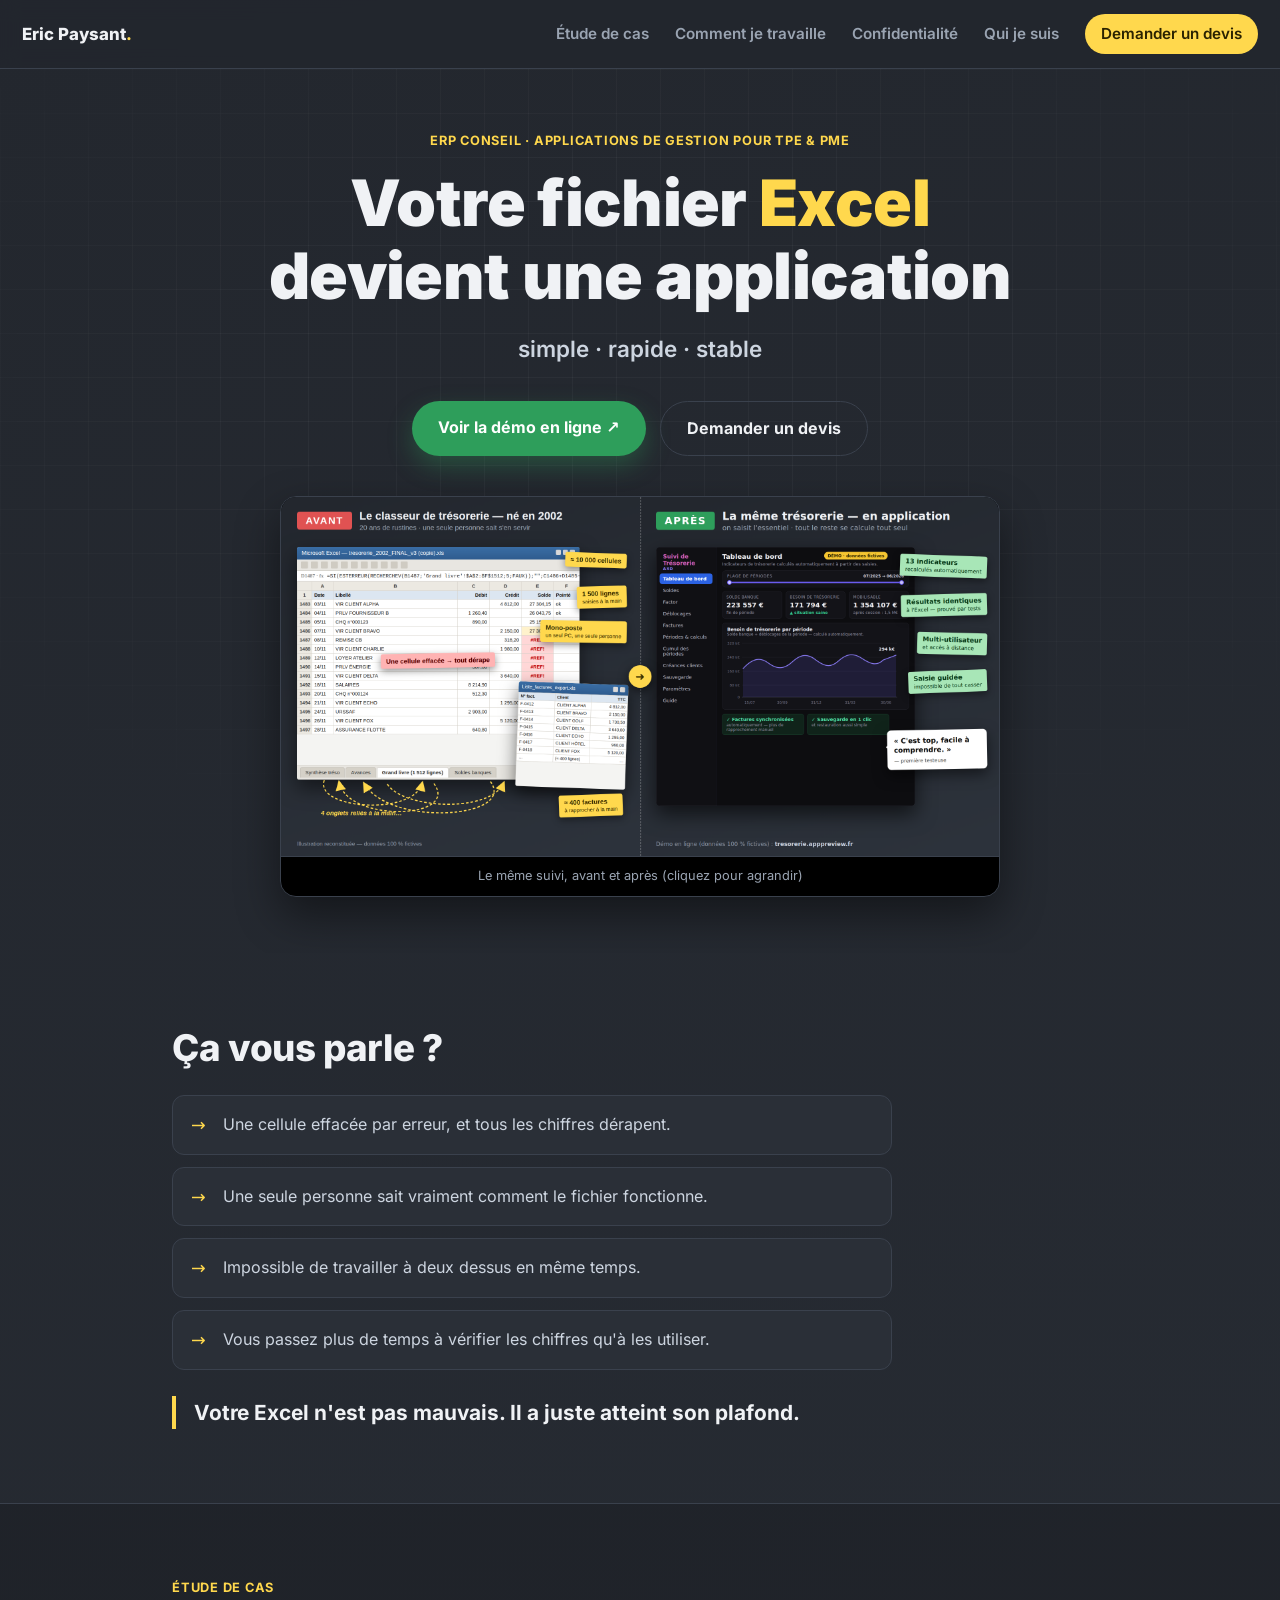
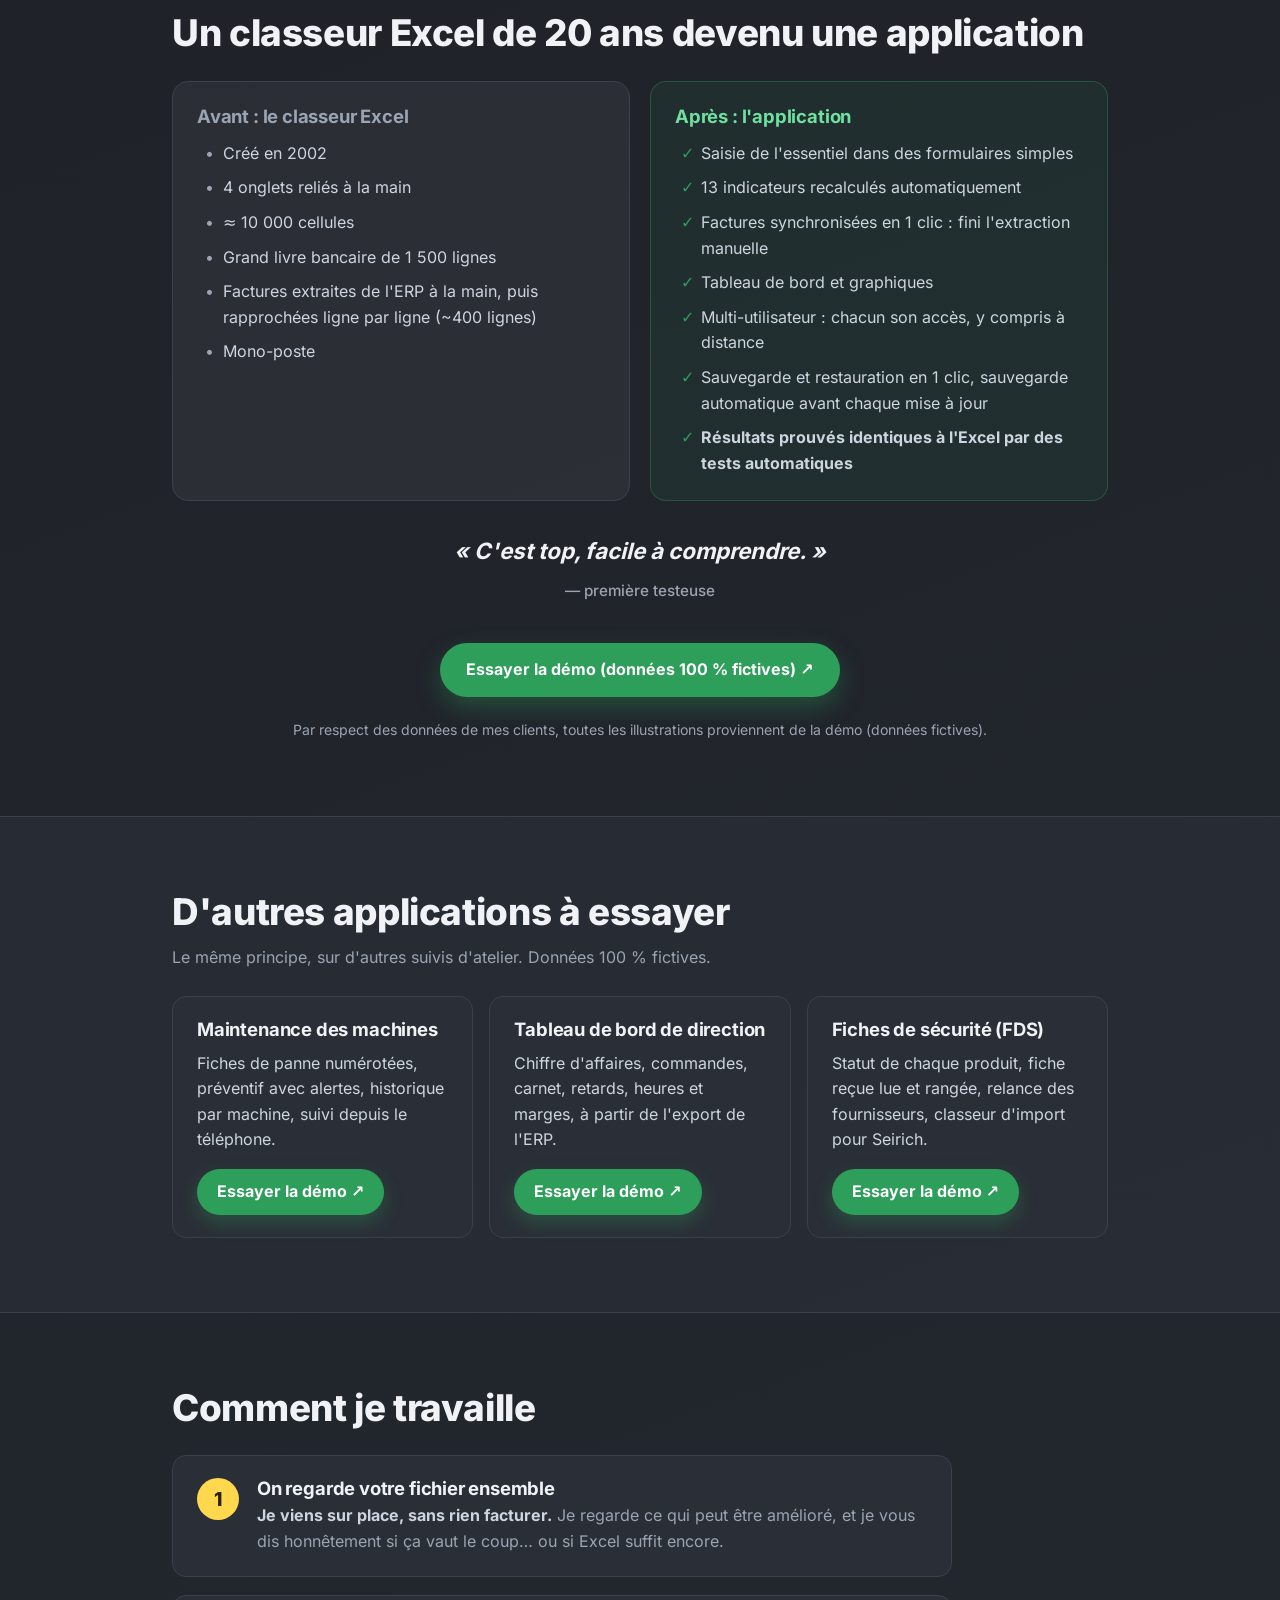
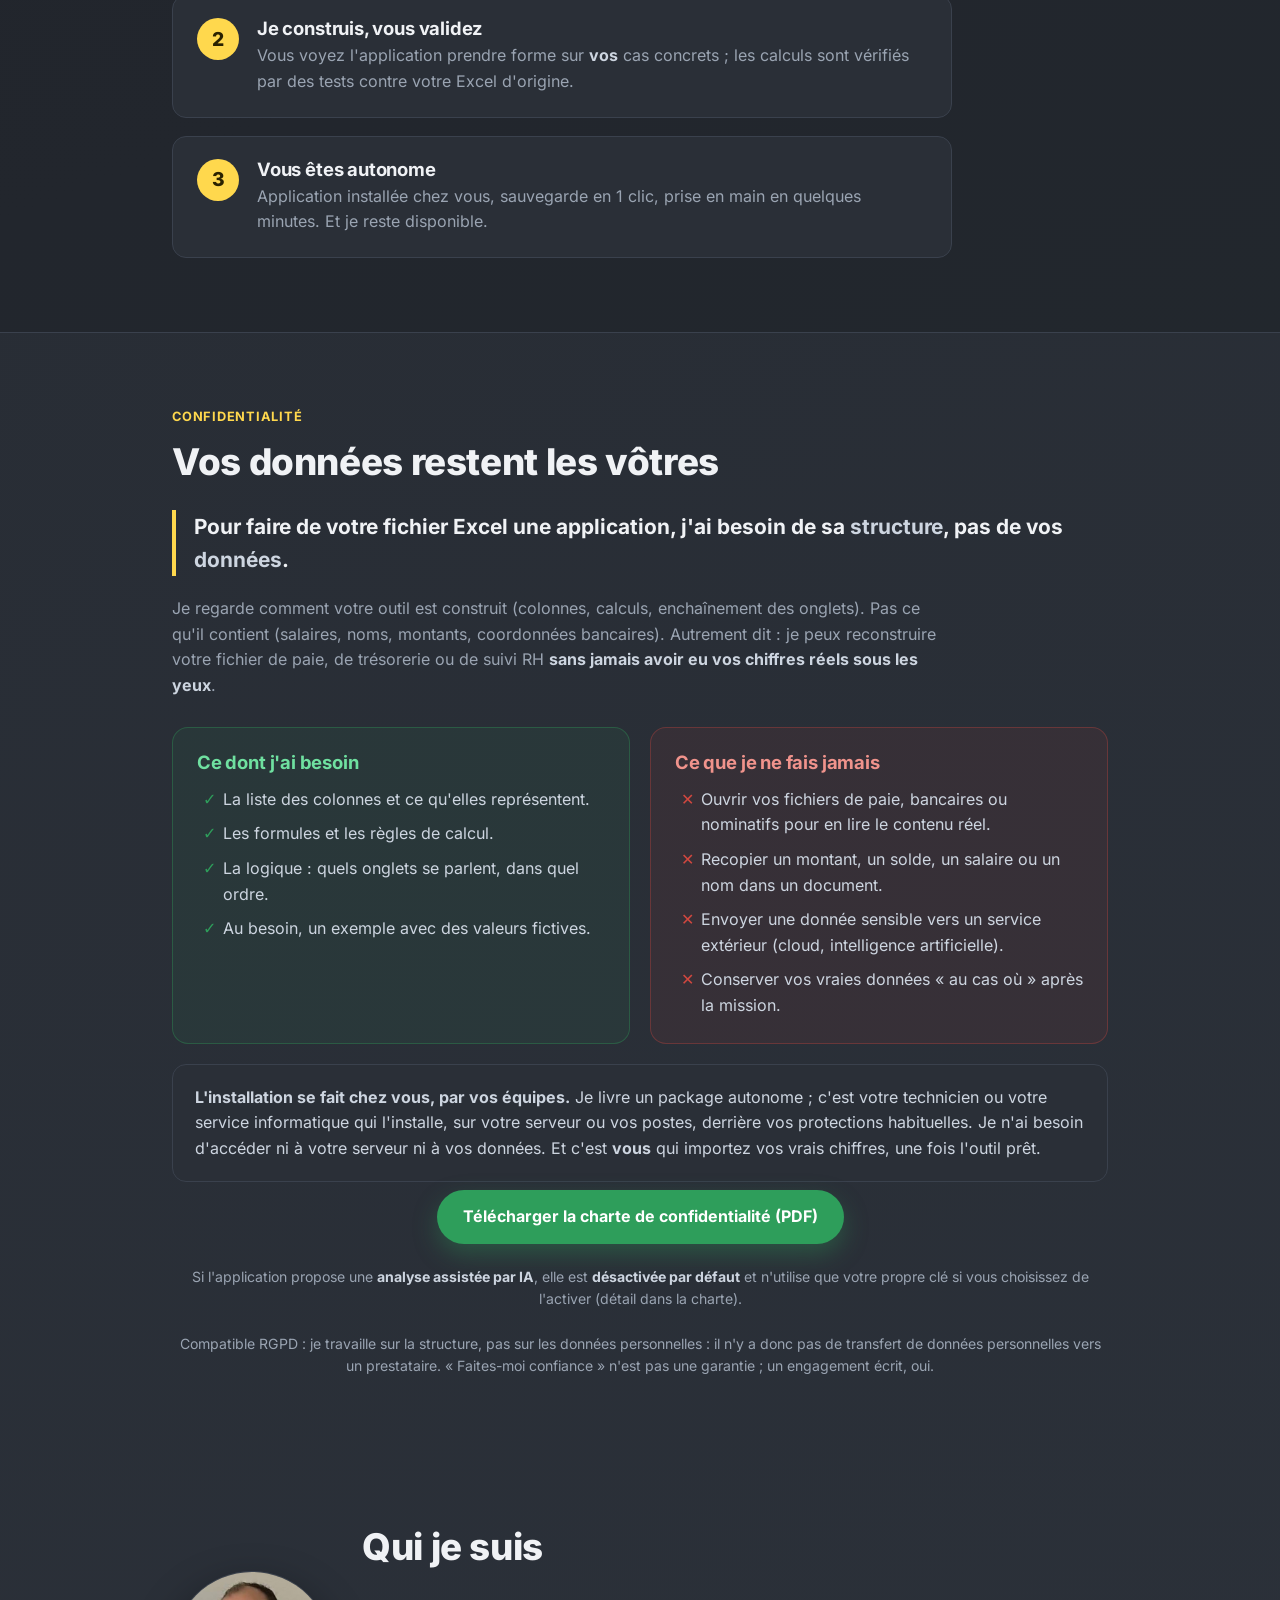
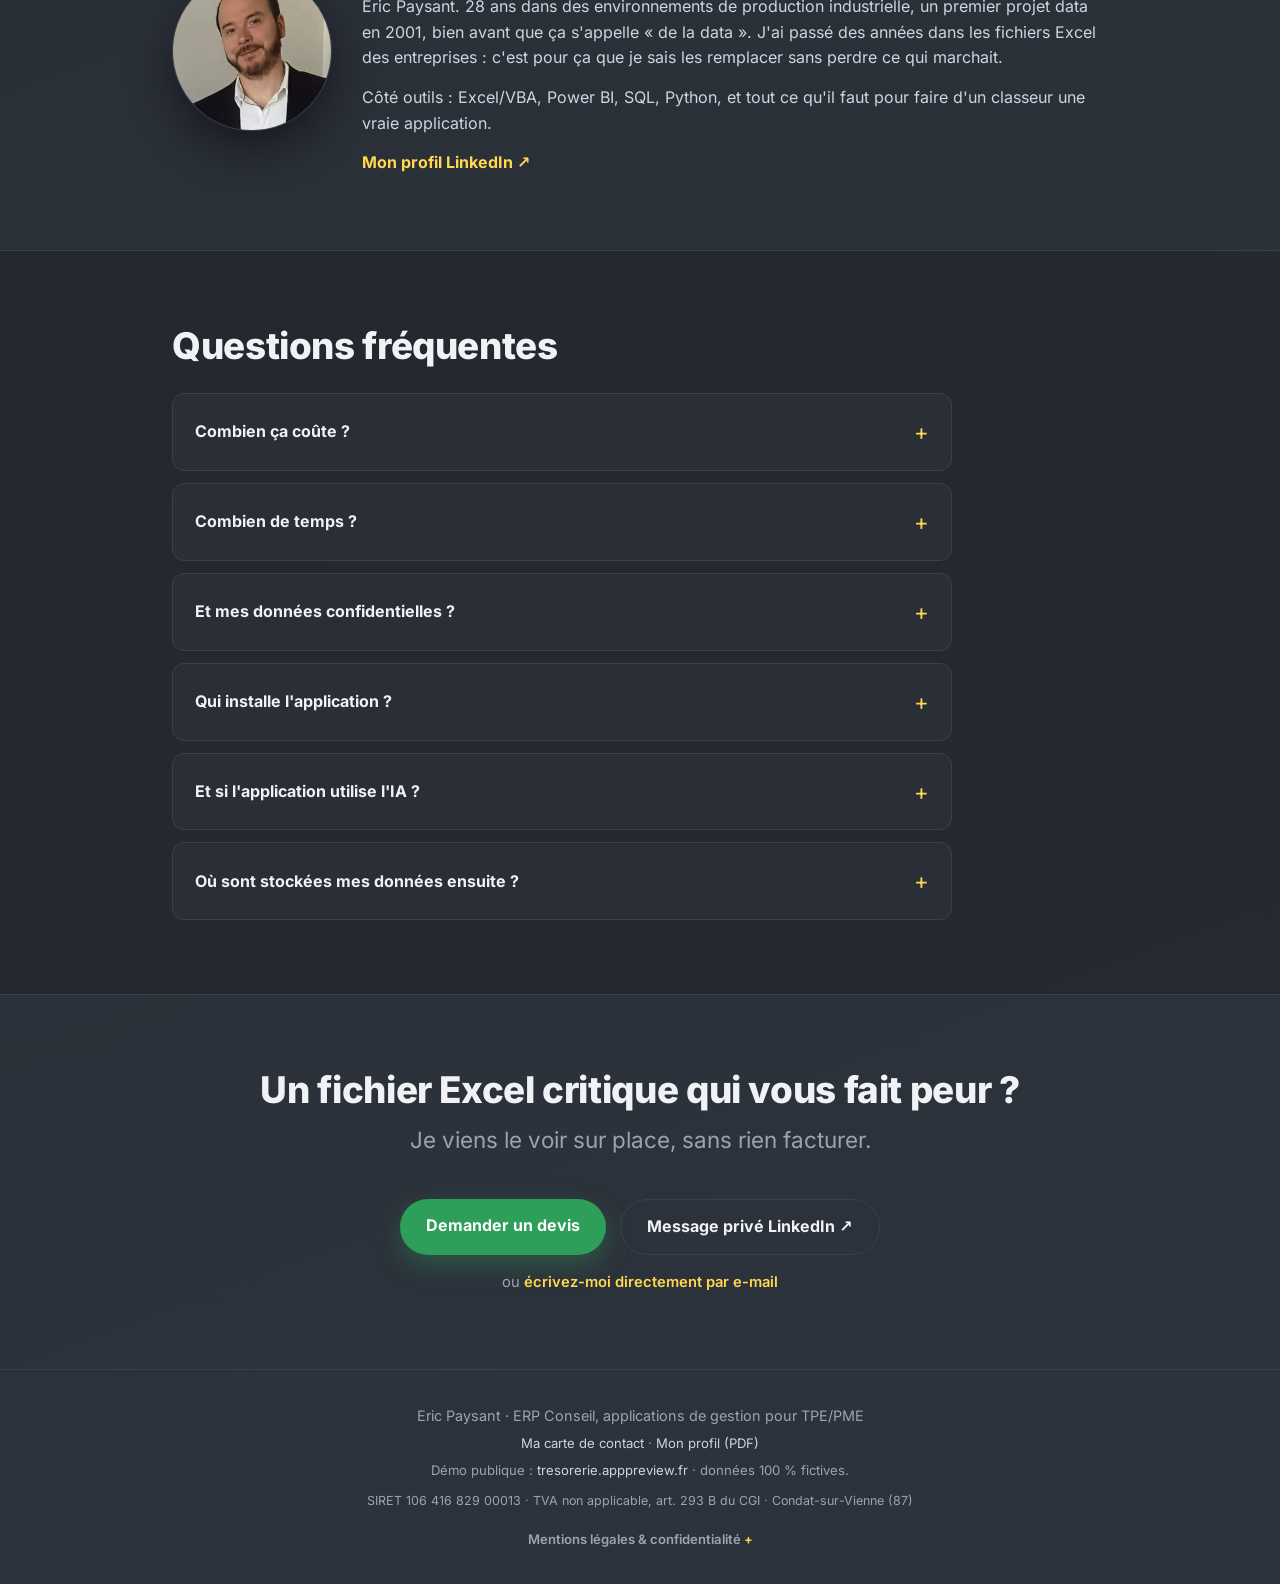
<file: index.html>
<!DOCTYPE html>
<html lang="fr">
<head>
    <meta charset="UTF-8">
    <meta name="viewport" content="width=device-width, initial-scale=1.0">
    <title>Votre fichier Excel devient une application · ERP Conseil, applications de gestion pour TPE/PME</title>
    <meta name="description" content="Votre fichier Excel devient une application simple, rapide et stable, pour TPE/PME. Étude de cas : un Excel de trésorerie de 20 ans devenu une application de gestion. Démo en ligne, données fictives.">

    <!-- Open Graph -->
    <meta property="og:title" content="Votre fichier Excel devient une application">
    <meta property="og:description" content="Applications simples, rapides et stables pour TPE/PME. Étude de cas : un Excel de trésorerie de 20 ans devenu application.">
    <meta property="og:image" content="https://eric8740-stack.github.io/erp-conseil/images/og-image.png">
    <meta property="og:url" content="https://eric8740-stack.github.io/erp-conseil/">
    <meta property="og:type" content="website">
    <meta name="twitter:card" content="summary_large_image">

    <link rel="canonical" href="https://eric8740-stack.github.io/erp-conseil/">
    <link rel="icon" type="image/svg+xml" href="images/favicon.svg">
    <link rel="icon" type="image/png" sizes="32x32" href="images/favicon-32.png">

    <!-- Référencement local (données structurées) -->
    <script type="application/ld+json">
    {
      "@context": "https://schema.org",
      "@type": "ProfessionalService",
      "name": "ERP Conseil — Eric Paysant",
      "description": "Transformation de fichiers Excel métier en applications de gestion simples, rapides et stables pour TPE/PME. Data analytics, Power BI, automatisation.",
      "url": "https://eric8740-stack.github.io/erp-conseil/",
      "image": "https://eric8740-stack.github.io/erp-conseil/images/og-image.png",
      "email": "eric@ericpaysant.fr",
      "telephone": "+33621849054",
      "address": { "@type": "PostalAddress", "addressLocality": "Condat-sur-Vienne", "postalCode": "87920", "addressRegion": "Haute-Vienne", "addressCountry": "FR" },
      "areaServed": "Sur place en Haute-Vienne et dans les départements voisins ; à distance partout en France",
      "founder": { "@type": "Person", "name": "Eric Paysant", "jobTitle": "Consultant data / développeur", "sameAs": "https://www.linkedin.com/in/ericpaysant" },
      "priceRange": "Devis fixe après diagnostic gratuit"
    }
    </script>

    <link rel="stylesheet" href="style.css?v=20261126d">
</head>
<body>

    <!-- ============ NAV ============ -->
    <header class="nav" id="nav">
        <a href="#accueil" class="nav-logo">Eric Paysant<span class="dot">.</span></a>
        <nav class="nav-links">
            <a href="#cas">Étude de cas</a>
            <a href="#methode">Comment je travaille</a>
            <a href="#confidentialite">Confidentialité</a>
            <a href="#apropos">Qui je suis</a>
            <a href="https://eric8740-stack.github.io/erp-conseil-app/demande.html" target="_blank" rel="noopener" class="nav-cta">Demander un devis</a>
        </nav>
    </header>

    <main>

    <!-- ============ 1. HÉROS ============ -->
    <section class="hero" id="accueil">
        <div class="hero-grid"></div>
        <div class="hero-inner">
            <p class="kicker">ERP Conseil · applications de gestion pour TPE &amp; PME</p>
            <h1>Votre fichier <span class="hl">Excel</span><br>devient une application</h1>
            <p class="lead"><b>simple · rapide · stable</b></p>
            <div class="hero-actions">
                <a class="btn btn-primary" href="https://tresorerie.apppreview.fr" target="_blank" rel="noopener">Voir la démo en ligne ↗</a>
                <a class="btn btn-ghost" href="https://eric8740-stack.github.io/erp-conseil-app/demande.html" target="_blank" rel="noopener">Demander un devis</a>
            </div>
            <a class="hero-visual" href="images/avant-apres.png" target="_blank" rel="noopener" title="Cliquez pour agrandir">
                <span class="hv-vue"><img src="images/avant-apres.png" alt="Avant et après : un classeur Excel fragile devenu une application de gestion"></span>
                <span class="hv-vue hv-apres" aria-hidden="true"><img src="images/avant-apres.png" alt=""></span>
                <span class="hero-visual-cap">Le même suivi, avant et après (cliquez pour agrandir)</span>
            </a>
        </div>
    </section>

    <!-- ============ 2. LA DOULEUR ============ -->
    <section class="section" id="douleur">
        <div class="wrap">
            <h2>Ça vous parle ?</h2>
            <ul class="pain-list">
                <li>Une cellule effacée par erreur, et tous les chiffres dérapent.</li>
                <li>Une seule personne sait vraiment comment le fichier fonctionne.</li>
                <li>Impossible de travailler à deux dessus en même temps.</li>
                <li>Vous passez plus de temps à vérifier les chiffres qu'à les utiliser.</li>
            </ul>
            <p class="switch">Votre Excel n'est pas mauvais. Il a juste atteint son plafond.</p>
        </div>
    </section>

    <!-- ============ 3. ÉTUDE DE CAS ============ -->
    <section class="section section-alt" id="cas">
        <div class="wrap">
            <p class="eyebrow">Étude de cas</p>
            <h2>Un classeur Excel de 20 ans devenu une application</h2>

            <div class="ba-grid">
                <div class="ba-card ba-before">
                    <h3>Avant : le classeur Excel</h3>
                    <ul>
                        <li>Créé en 2002</li>
                        <li>4 onglets reliés à la main</li>
                        <li>≈ 10 000 cellules</li>
                        <li>Grand livre bancaire de 1 500 lignes</li>
                        <li>Factures extraites de l'ERP à la main, puis rapprochées ligne par ligne (~400 lignes)</li>
                        <li>Mono-poste</li>
                    </ul>
                </div>
                <div class="ba-card ba-after">
                    <h3>Après : l'application</h3>
                    <ul>
                        <li>Saisie de l'essentiel dans des formulaires simples</li>
                        <li>13 indicateurs recalculés automatiquement</li>
                        <li>Factures synchronisées en 1 clic : fini l'extraction manuelle</li>
                        <li>Tableau de bord et graphiques</li>
                        <li>Multi-utilisateur : chacun son accès, y compris à distance</li>
                        <li>Sauvegarde et restauration en 1 clic, sauvegarde automatique avant chaque mise à jour</li>
                        <li><b>Résultats prouvés identiques à l'Excel par des tests automatiques</b></li>
                    </ul>
                </div>
            </div>

            <blockquote class="quote">
                «&nbsp;C'est top, facile à comprendre.&nbsp;»
                <cite>— première testeuse</cite>
            </blockquote>

            <div class="center">
                <a class="btn btn-primary" href="https://tresorerie.apppreview.fr" target="_blank" rel="noopener">Essayer la démo (données 100&nbsp;% fictives)&nbsp;↗</a>
            </div>

            <p class="fineprint">Par respect des données de mes clients, toutes les illustrations proviennent de la démo (données fictives).</p>
        </div>
    </section>

    <!-- ============ 3bis. AUTRES DÉMOS ============ -->
    <section class="section" id="demos">
        <div class="wrap">
            <h2>D'autres applications à essayer</h2>
            <p class="demos-sub">Le même principe, sur d'autres suivis d'atelier. Données 100&nbsp;% fictives.</p>
            <div class="demo-grid">
                <a class="demo-card" href="https://maintenance.apppreview.fr" target="_blank" rel="noopener">
                    <h3>Maintenance des machines</h3>
                    <p>Fiches de panne numérotées, préventif avec alertes, historique par machine, suivi depuis le téléphone.</p>
                    <span class="demo-link">Essayer la démo&nbsp;↗</span>
                </a>
                <a class="demo-card" href="https://demo.apppreview.fr" target="_blank" rel="noopener">
                    <h3>Tableau de bord de direction</h3>
                    <p>Chiffre d'affaires, commandes, carnet, retards, heures et marges, à partir de l'export de l'ERP.</p>
                    <span class="demo-link">Essayer la démo&nbsp;↗</span>
                </a>
                <a class="demo-card" href="https://fds.apppreview.fr" target="_blank" rel="noopener">
                    <h3>Fiches de sécurité (FDS)</h3>
                    <p>Statut de chaque produit, fiche reçue lue et rangée, relance des fournisseurs, classeur d'import pour Seirich.</p>
                    <span class="demo-link">Essayer la démo&nbsp;↗</span>
                </a>
            </div>
        </div>
    </section>

    <!-- ============ 4. COMMENT JE TRAVAILLE ============ -->
    <section class="section section-alt" id="methode">
        <div class="wrap">
            <h2>Comment je travaille</h2>
            <ol class="steps">
                <li>
                    <span class="step-num">1</span>
                    <div>
                        <h3>On regarde votre fichier ensemble</h3>
                        <p><b>Je viens sur place, sans rien facturer.</b> Je regarde ce qui peut être amélioré, et je vous dis honnêtement si ça vaut le coup… ou si Excel suffit encore.</p>
                    </div>
                </li>
                <li>
                    <span class="step-num">2</span>
                    <div>
                        <h3>Je construis, vous validez</h3>
                        <p>Vous voyez l'application prendre forme sur <b>vos</b> cas concrets ; les calculs sont vérifiés par des tests contre votre Excel d'origine.</p>
                    </div>
                </li>
                <li>
                    <span class="step-num">3</span>
                    <div>
                        <h3>Vous êtes autonome</h3>
                        <p>Application installée chez vous, sauvegarde en 1 clic, prise en main en quelques minutes. Et je reste disponible.</p>
                    </div>
                </li>
            </ol>
        </div>
    </section>

    <!-- ============ 5bis. CONFIDENTIALITÉ ============ -->
    <section class="section" id="confidentialite">
        <div class="wrap">
            <p class="eyebrow">Confidentialité</p>
            <h2>Vos données restent les vôtres</h2>
            <p class="switch">Pour faire de votre fichier Excel une application, j'ai besoin de sa <b>structure</b>, pas de vos <b>données</b>.</p>
            <p class="conf-intro">Je regarde comment votre outil est construit (colonnes, calculs, enchaînement des onglets). Pas ce qu'il contient (salaires, noms, montants, coordonnées bancaires). Autrement dit : je peux reconstruire votre fichier de paie, de trésorerie ou de suivi RH <b>sans jamais avoir eu vos chiffres réels sous les yeux</b>.</p>

            <div class="ba-grid conf-grid">
                <div class="ba-card ba-after">
                    <h3>Ce dont j'ai besoin</h3>
                    <ul>
                        <li>La liste des colonnes et ce qu'elles représentent.</li>
                        <li>Les formules et les règles de calcul.</li>
                        <li>La logique : quels onglets se parlent, dans quel ordre.</li>
                        <li>Au besoin, un exemple avec des valeurs fictives.</li>
                    </ul>
                </div>
                <div class="ba-card ba-never">
                    <h3>Ce que je ne fais jamais</h3>
                    <ul>
                        <li>Ouvrir vos fichiers de paie, bancaires ou nominatifs pour en lire le contenu réel.</li>
                        <li>Recopier un montant, un solde, un salaire ou un nom dans un document.</li>
                        <li>Envoyer une donnée sensible vers un service extérieur (cloud, intelligence artificielle).</li>
                        <li>Conserver vos vraies données « au cas où » après la mission.</li>
                    </ul>
                </div>
            </div>

            <div class="trust-card conf-install">
                <p><b>L'installation se fait chez vous, par vos équipes.</b> Je livre un package autonome ; c'est votre technicien ou votre service informatique qui l'installe, sur votre serveur ou vos postes, derrière vos protections habituelles. Je n'ai besoin d'accéder ni à votre serveur ni à vos données. Et c'est <b>vous</b> qui importez vos vrais chiffres, une fois l'outil prêt.</p>
            </div>

            <div class="center">
                <a class="btn btn-primary" href="charte-confidentialite.pdf" target="_blank" rel="noopener">Télécharger la charte de confidentialité (PDF)</a>
            </div>
            <p class="fineprint">Si l'application propose une <b>analyse assistée par IA</b>, elle est <b>désactivée par défaut</b> et n'utilise que votre propre clé si vous choisissez de l'activer (détail dans la charte).</p>
            <p class="fineprint">Compatible RGPD : je travaille sur la structure, pas sur les données personnelles : il n'y a donc pas de transfert de données personnelles vers un prestataire. « Faites-moi confiance » n'est pas une garantie ; un engagement écrit, oui.</p>
        </div>
    </section>

    <!-- ============ 5ter. AVIS CLIENTS (rempli dynamiquement, masqué si vide) ============ -->
    <section class="section" id="avis" hidden>
        <div class="wrap">
            <h2>Ils m'ont fait confiance</h2>
            <p class="avis-sub">Avis recueillis après chaque mission via mon formulaire de satisfaction.</p>
            <div class="avis-grid" id="avisGrid"></div>
        </div>
    </section>

    <!-- ============ 6. QUI JE SUIS ============ -->
    <section class="section" id="apropos">
        <div class="wrap about">
            <div class="about-photo"><img src="images/photo-eric.jpg" alt="Eric Paysant"></div>
            <div class="about-text">
                <h2>Qui je suis</h2>
                <p>Eric Paysant. 28 ans dans des environnements de production industrielle, un premier projet data en 2001, bien avant que ça s'appelle « de la data ». J'ai passé des années dans les fichiers Excel des entreprises : c'est pour ça que je sais les remplacer sans perdre ce qui marchait.</p>
                <p>Côté outils : Excel/VBA, Power BI, SQL, Python, et tout ce qu'il faut pour faire d'un classeur une vraie application.</p>
                <a class="link-linkedin" href="https://www.linkedin.com/in/ericpaysant" target="_blank" rel="noopener">Mon profil LinkedIn ↗</a>
            </div>
        </div>
    </section>

    <!-- ============ 7. FAQ ============ -->
    <section class="section section-alt" id="faq">
        <div class="wrap">
            <h2>Questions fréquentes</h2>
            <div class="faq">
                <details>
                    <summary>Combien ça coûte ?</summary>
                    <p>Chaque fichier est différent : je viens d'abord voir sur place ce qui peut être amélioré, cette première visite n'est pas facturée, et je m'engage sur un devis fixe avant de commencer. Mes conditions générales de vente sont jointes à chaque devis.</p>
                </details>
                <details>
                    <summary>Combien de temps ?</summary>
                    <p>Quelques semaines pour une application comme la démo, pas des mois. Vous continuez à travailler sur votre Excel pendant ce temps.</p>
                </details>
                <details>
                    <summary>Et mes données confidentielles ?</summary>
                    <p>Pour reconstruire votre outil, j'ai besoin de sa structure (colonnes, formules, logique), pas de son contenu. Vos salaires, noms et montants réels ne me sont ni montrés, ni recopiés, ni envoyés vers un service extérieur, ni conservés. Compatible RGPD : pas de transfert de données personnelles vers un prestataire. Tout est écrit dans ma <a href="charte-confidentialite.pdf" target="_blank" rel="noopener">charte de confidentialité</a>, remise avant le démarrage.</p>
                </details>
                <details>
                    <summary>Qui installe l'application ?</summary>
                    <p>Vos équipes. Je livre un package autonome ; votre technicien ou votre service informatique l'installe sur votre serveur ou vos postes, derrière vos protections habituelles : je n'ai pas besoin d'y accéder. Pas de service informatique ? Je peux accompagner l'installation, sous votre contrôle, sans copier vos données.</p>
                </details>
                <details>
                    <summary>Et si l'application utilise l'IA ?</summary>
                    <p>La fonction d'analyse assistée par IA est <b>optionnelle et désactivée par défaut</b> : l'application fonctionne à 100 % chez vous, hors ligne, sans elle. Si vous l'activez, elle utilise <b>votre propre clé</b>, et l'IA ne voit que ce que l'application lui transmet pour l'analyse que vous lancez, jamais le reste de vos fichiers, ni votre serveur. Le fournisseur d'IA <b>n'entraîne pas ses modèles sur vos données</b>, ne les conserve pas par défaut, et une option « zéro rétention » est disponible sur demande.</p>
                </details>
                <details>
                    <summary>Où sont stockées mes données ensuite ?</summary>
                    <p>Chez vous. L'application est installable en local, sans hébergement cloud obligatoire, avec sauvegarde et restauration en 1 clic. Rien n'est publié : la démo en ligne ne contient que des données fictives.</p>
                </details>
            </div>
        </div>
    </section>

    <!-- ============ 8. CONTACT ============ -->
    <section class="section contact" id="contact">
        <div class="wrap center">
            <h2>Un fichier Excel critique qui vous fait peur&nbsp;?</h2>
            <p class="lead">Je viens le voir sur place, sans rien facturer.</p>
            <div class="hero-actions center-actions">
                <a class="btn btn-primary" href="https://eric8740-stack.github.io/erp-conseil-app/demande.html" target="_blank" rel="noopener">Demander un devis</a>
                <a class="btn btn-ghost" href="https://www.linkedin.com/in/ericpaysant" target="_blank" rel="noopener">Message privé LinkedIn ↗</a>
            </div>
            <p class="contact-alt">ou <a href="mailto:eric@ericpaysant.fr?subject=Mon%20fichier%20Excel">écrivez-moi directement par e-mail</a></p>
        </div>
    </section>

    </main>

    <footer class="footer">
        <p>Eric Paysant · ERP Conseil, applications de gestion pour TPE/PME</p>
        <p class="footer-fine"><a href="carte/">Ma carte de contact</a> · <a href="carte/profil-eric-paysant.pdf">Mon profil (PDF)</a></p>
        <p class="footer-fine">Démo publique : <a href="https://tresorerie.apppreview.fr" target="_blank" rel="noopener">tresorerie.apppreview.fr</a> · données 100 % fictives.</p>
        <p class="footer-legal">SIRET 106 416 829 00013 · TVA non applicable, art. 293 B du CGI · Condat-sur-Vienne (87)</p>

        <details class="legal">
            <summary>Mentions légales &amp; confidentialité</summary>
            <div class="legal-body">
                <p><b>Éditeur du site</b> : Eric Paysant, entrepreneur individuel exerçant sous le nom commercial <b>ERP&nbsp;Conseil</b>. Siège : 87920 Condat-sur-Vienne, France. SIRET : <b>106&nbsp;416&nbsp;829&nbsp;00013</b>. Directeur de la publication : Eric Paysant. Contact : <a href="mailto:eric@ericpaysant.fr">eric@ericpaysant.fr</a> · 06&nbsp;21&nbsp;84&nbsp;90&nbsp;54.</p>
                <p><b>TVA</b> : TVA non applicable, article 293&nbsp;B du Code général des impôts (franchise en base).</p>
                <p><b>Assurance</b> : responsabilité civile professionnelle souscrite auprès de Hiscox (via Orus), garantie monde entier hors États-Unis et Canada.</p>
                <p><b>Hébergement</b> : GitHub Pages, GitHub Inc., 88 Colin P. Kelly Jr. Street, San Francisco, CA 94107, États-Unis.</p>
                <p><b>Données personnelles</b> : ce site ne dépose aucun cookie et ne collecte aucune donnée nominative. La mesure d'audience est assurée par GoatCounter, sans cookie ni traçage individuel. Pour les données confiées dans le cadre d'une mission, voir la <a href="charte-confidentialite.pdf" target="_blank" rel="noopener">charte de confidentialité</a>. Droits d'accès, de rectification et d'effacement : par e-mail à l'adresse ci-dessus.</p>
                <p><b>Propriété intellectuelle</b> : les contenus, visuels et captures de ce site sont la propriété d'Eric Paysant. Les illustrations proviennent d'une démonstration à données fictives ; aucune donnée client réelle n'y figure.</p>
            </div>
        </details>
    </footer>

    <!-- Avis clients publiés (route publique : uniquement les avis avec accord de publication) -->
    <script>
    (function(){
        var ENDPOINT = 'https://script.google.com/macros/s/AKfycbzf_x0Q264sFriUASS5Xo1dsBIl1J93rBONiGTBxAaxm17sKuwCLhPc6EwIVGgxpAQeGA/exec';
        function esc(s){ return String(s==null?'':s).replace(/[&<>"']/g, function(c){
            return {'&':'&amp;','<':'&lt;','>':'&gt;','"':'&quot;',"'":'&#39;'}[c]; }); }
        function stars(n){ n = Math.max(0, Math.min(5, Math.round(Number(n)||0)));
            return '★★★★★'.slice(0,n) + '<span class="star-off">' + '★★★★★'.slice(n) + '</span>'; }
        fetch(ENDPOINT + '?public=avis')
            .then(function(r){ return r.json(); })
            .then(function(data){
                if(!data.ok || !data.records || !data.records.length) return;
                var cards = data.records.slice(0, 6).map(function(a){
                    return '<figure class="avis-card">'
                        + '<div class="avis-stars">' + stars(a.note) + '</div>'
                        + (a.commentaire ? '<blockquote>« ' + esc(a.commentaire) + ' »</blockquote>' : '')
                        + '<figcaption>— ' + esc(a.client || 'Client') + (a.mission ? ' · ' + esc(a.mission) : '') + '</figcaption>'
                        + '</figure>';
                }).join('');
                document.getElementById('avisGrid').innerHTML = cards;
                document.getElementById('avis').hidden = false;
            })
            .catch(function(){ /* section absente si l'endpoint ne répond pas */ });
    })();
    </script>

    <!-- Mesure d'audience sans cookie (GoatCounter) -->
    <script data-goatcounter="https://erp-conseil.goatcounter.com/count"
            async src="//gc.zgo.at/count.js"></script>

</body>
</html>
</file>
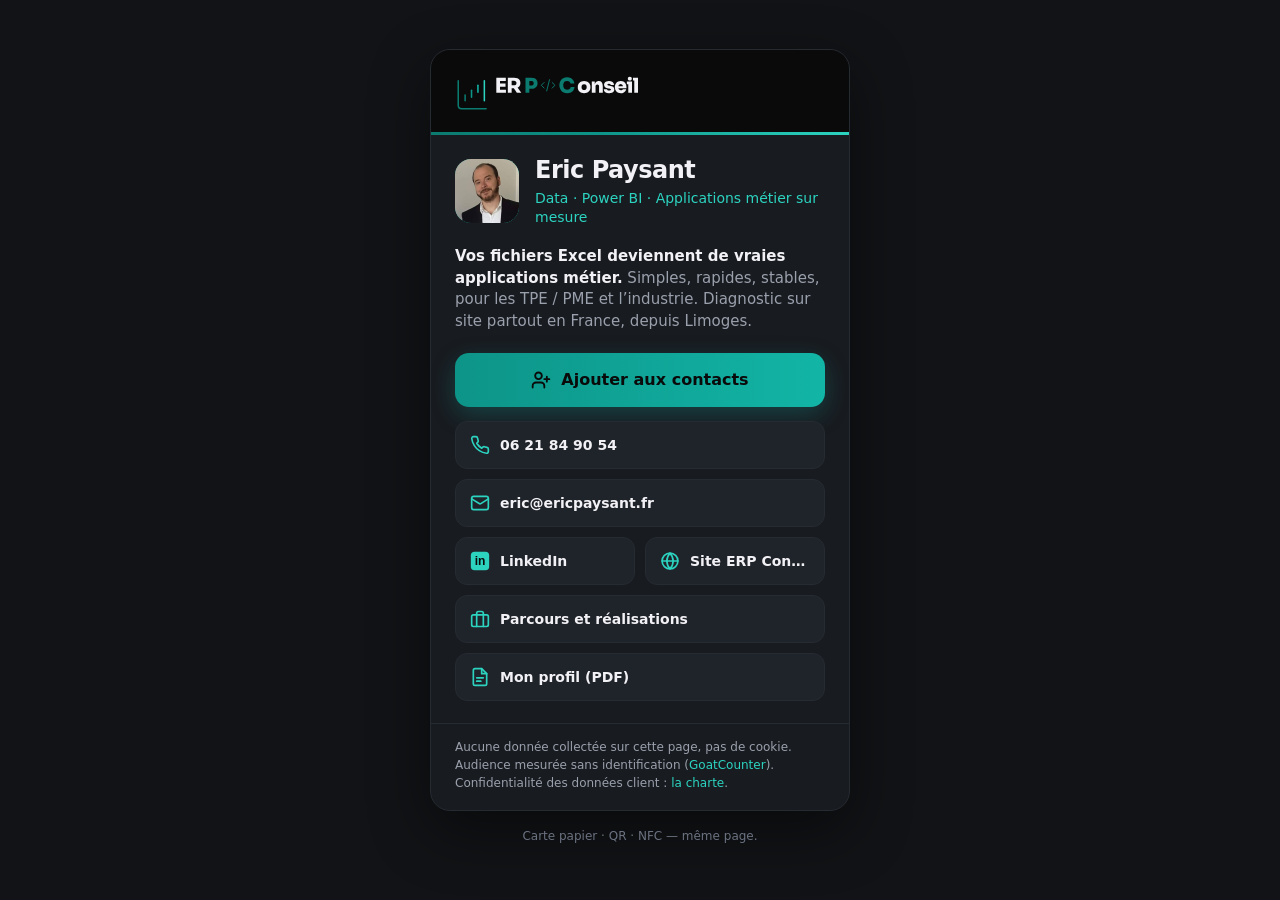
<file: carte/index.html>
<!doctype html>
<html lang="fr">
<head>
<meta charset="utf-8">
<meta name="viewport" content="width=device-width,initial-scale=1">
<title>Eric Paysant — ERP Conseil · carte de contact</title>
<meta name="description" content="Carte de contact d'Eric Paysant, ERP Conseil : ajouter aux contacts, appeler, écrire, LinkedIn, portfolio.">
<meta name="robots" content="noindex">
<meta property="og:title" content="Eric Paysant — ERP Conseil">
<meta property="og:description" content="Vos fichiers Excel deviennent de vraies applications métier.">
<link rel="icon" href="data:image/svg+xml,%3Csvg xmlns='http://www.w3.org/2000/svg' viewBox='0 0 24 24'%3E%3Crect width='24' height='24' rx='5' fill='%230A0A0A'/%3E%3Cpath d='M6 5v12a2 2 0 0 0 2 2h10' stroke='%2312B5A6' stroke-width='2' fill='none' stroke-linecap='round'/%3E%3Cpath d='M10 15v-3M13.5 15V8M17 15v-5' stroke='%232CD4C0' stroke-width='2' stroke-linecap='round'/%3E%3C/svg%3E">
<style>
  :root{--noir:#0A0A0A;--fond:#111316;--carte:#181B20;--ligne:#262A31;--texte:#F2F1F5;--gris:#9AA0AC;
        --teal-1:#0B7A6F;--teal-2:#0D9488;--teal-3:#12B5A6;--teal-4:#2CD4C0}
  *{box-sizing:border-box;margin:0}
  html{background:var(--fond)}
  body{min-height:100svh;display:flex;flex-direction:column;align-items:center;justify-content:center;padding:24px 16px 32px;
       font-family:Inter,system-ui,-apple-system,"Segoe UI",Roboto,sans-serif;color:var(--texte);-webkit-font-smoothing:antialiased}
  .carte{width:100%;max-width:420px;background:var(--carte);border:1px solid var(--ligne);border-radius:20px;overflow:hidden;
         box-shadow:0 20px 60px rgba(0,0,0,.45)}
  .haut{background:var(--noir);padding:26px 24px 22px;border-bottom:3px solid transparent;
        border-image:linear-gradient(90deg,var(--teal-1),var(--teal-2) 40%,var(--teal-4)) 1}
  .logo{width:190px;display:block}
  .logo svg{width:100%;height:auto;display:block}
  .identite{padding:22px 24px 6px;display:flex;align-items:center;gap:16px}
  .avatar{width:64px;height:64px;border-radius:16px;flex:none;background:linear-gradient(135deg,var(--teal-1),var(--teal-4));
          display:flex;align-items:center;justify-content:center;font-weight:800;font-size:22px;color:var(--noir);letter-spacing:-.02em;overflow:hidden}
  .avatar img{width:100%;height:100%;object-fit:cover;display:block}
  h1{font-size:24px;font-weight:800;letter-spacing:-.02em;line-height:1.1}
  .role{margin-top:6px;font-size:14px;font-weight:500;color:var(--teal-4);line-height:1.3}
  .accroche{padding:14px 24px 20px;font-size:15px;line-height:1.45;color:var(--gris)}
  .accroche b{color:var(--texte);font-weight:600}
  .principal{margin:0 24px 14px;display:flex;align-items:center;justify-content:center;gap:10px;height:54px;border-radius:14px;
             background:linear-gradient(90deg,var(--teal-2),var(--teal-3));color:var(--noir);font-weight:700;font-size:16px;
             text-decoration:none;box-shadow:0 8px 24px rgba(18,181,166,.25)}
  .principal:active{transform:scale(.985)}
  .actions{display:grid;grid-template-columns:1fr 1fr;gap:10px;padding:0 24px 22px}
  .actions a{min-width:0;display:flex;align-items:center;gap:10px;height:48px;padding:0 14px;border-radius:12px;background:#1F232A;border:1px solid var(--ligne);
             color:var(--texte);text-decoration:none;font-size:14px;font-weight:600}
  .actions a:active{background:#262B33}
  .actions svg,.principal svg{width:20px;height:20px;flex:none}
  .actions a span{min-width:0;overflow:hidden;text-overflow:ellipsis;white-space:nowrap}
  .actions a.large{grid-column:1/-1}
  #partager{display:none}
  .pied{padding:14px 24px 18px;border-top:1px solid var(--ligne);font-size:12px;color:var(--gris);line-height:1.5}
  .pied a{color:var(--teal-4);text-decoration:none}
  .nfc{margin-top:18px;font-size:12px;color:#6B7280;text-align:center}
  @media (prefers-color-scheme:light){ /* la carte reste sombre volontairement : même rendu que la carte papier */ }
</style>
</head>
<body>
<main class="carte">
  <div class="haut"><a class="logo" href="../" aria-label="ERP Conseil — accueil"><svg xmlns="http://www.w3.org/2000/svg" viewBox="44 46 425 76"><g transform="translate(48.00,54.29) scale(0.1328)"><path d="M24 18 V430 Q24 488 82 488 H494" stroke="#0B7A6F" stroke-width="26" fill="none" stroke-linecap="round" stroke-linejoin="round"/><path d="M140 256 V356" stroke="#0B7A6F" stroke-width="26" fill="none" stroke-linecap="round"/><path d="M248 176 V296" stroke="#0D9488" stroke-width="26" fill="none" stroke-linecap="round"/><path d="M356 92 V212" stroke="#12B5A6" stroke-width="26" fill="none" stroke-linecap="round"/><path d="M464 18 V356" stroke="#2CD4C0" stroke-width="26" fill="none" stroke-linecap="round"/></g><g transform="translate(233.87,48.39) scale(0.0719)" fill="none" stroke="#0B7A6F" stroke-width="30" stroke-linecap="round" stroke-linejoin="round"><path d="M130 170 L44 256 L130 342"/><path d="M382 170 L468 256 L382 342"/><path d="M300 82 L212 430"/></g><g transform="translate(133.0,0)"><path fill="#F2F1F5" d="M3.404 83.58V50.0H11.684V83.58ZM10.764 83.58V76.588H24.932V83.58ZM10.764 70.00999999999999V63.018H23.966V70.00999999999999ZM10.764 56.992V50.0H24.656V56.992Z M29.136 83.58V49.724H37.692V83.58ZM49.376 83.58 39.946 69.32H49.238L59.22 83.58ZM35.53 73.276V66.698H43.58Q45.098 66.698 46.202 66.1Q47.306 65.502 47.927 64.398Q48.548 63.294 48.548 61.822Q48.548 60.304 47.927 59.2Q47.306 58.096000000000004 46.202 57.498000000000005Q45.098 56.9 43.58 56.9H35.53V49.724H43.074Q47.444 49.724 50.618 51.035Q53.792 52.346000000000004 55.494 54.899Q57.196 57.452 57.196 61.224000000000004V61.959999999999994Q57.196 65.732 55.471 68.239Q53.745999999999995 70.746 50.595 72.011Q47.444 73.276 43.074 73.276Z M199.826 84.5Q196.468 84.5 193.846 83.488Q191.224 82.476 189.40699999999998 80.682Q187.58999999999997 78.888 186.647 76.542Q185.70399999999998 74.196 185.70399999999998 71.52799999999999V70.42399999999999Q185.70399999999998 67.664 186.69299999999998 65.27199999999999Q187.682 62.879999999999995 189.522 61.086Q191.362 59.292 193.98399999999998 58.28Q196.606 57.268 199.826 57.268Q203.09199999999998 57.268 205.69099999999997 58.28Q208.29 59.292 210.13 61.086Q211.96999999999997 62.879999999999995 212.95899999999997 65.27199999999999Q213.94799999999998 67.664 213.94799999999998 70.42399999999999V71.52799999999999Q213.94799999999998 74.196 213.005 76.542Q212.06199999999998 78.888 210.245 80.682Q208.428 82.476 205.80599999999998 83.488Q203.184 84.5 199.826 84.5ZM199.826 77.508Q201.75799999999998 77.508 203.02299999999997 76.68Q204.28799999999998 75.852 204.932 74.357Q205.576 72.862 205.576 70.976Q205.576 68.998 204.909 67.503Q204.242 66.008 202.954 65.13399999999999Q201.666 64.25999999999999 199.826 64.25999999999999Q197.986 64.25999999999999 196.69799999999998 65.13399999999999Q195.41 66.008 194.743 67.503Q194.076 68.998 194.076 70.976Q194.076 72.862 194.71999999999997 74.357Q195.36399999999998 75.852 196.652 76.68Q197.94 77.508 199.826 77.508Z M217.048 83.58V58.188H223.672V69.09H223.304Q223.304 65.134 224.316 62.535Q225.328 59.936 227.329 58.647999999999996Q229.33 57.36 232.182 57.36H232.55Q236.874 57.36 239.243 60.235Q241.612 63.11 241.612 69.044V83.58H233.24V68.814Q233.24 67.066 232.205 65.939Q231.17000000000002 64.812 229.376 64.812Q227.582 64.812 226.50099999999998 65.939Q225.42 67.066 225.42 68.906V83.58Z M255.798 84.408Q250.278 84.408 247.10399999999998 82.131Q243.92999999999998 79.854 243.7 75.714H251.06Q251.244 76.864 252.486 77.69200000000001Q253.72799999999998 78.52 255.982 78.52Q257.592 78.52 258.765 78.037Q259.938 77.554 259.938 76.45Q259.938 75.484 259.01800000000003 74.863Q258.098 74.242 255.66 74.012L253.91199999999998 73.828Q249.036 73.322 246.736 71.16Q244.43599999999998 68.998 244.43599999999998 65.732Q244.43599999999998 62.926 245.81599999999997 61.109Q247.196 59.292 249.63400000000001 58.372Q252.072 57.452 255.2 57.452Q260.306 57.452 263.43399999999997 59.683Q266.562 61.914 266.746 66.1H259.38599999999997Q259.202 64.95 258.144 64.14500000000001Q257.086 63.34 255.10799999999998 63.34Q253.682 63.34 252.78499999999997 63.846000000000004Q251.88799999999998 64.352 251.88799999999998 65.27199999999999Q251.88799999999998 66.238 252.73899999999998 66.69800000000001Q253.58999999999997 67.158 255.476 67.388L257.224 67.572Q262.09999999999997 68.078 264.745 70.263Q267.39 72.448 267.39 75.99Q267.39 78.612 265.98699999999997 80.49799999999999Q264.584 82.384 261.985 83.396Q259.38599999999997 84.408 255.798 84.408Z M281.98999999999995 84.5Q278.77 84.5 276.28599999999994 83.396Q273.80199999999996 82.292 272.09999999999997 80.406Q270.39799999999997 78.52 269.501 76.174Q268.604 73.828 268.604 71.344V70.42399999999999Q268.604 67.848 269.501 65.479Q270.39799999999997 63.11 272.077 61.269999999999996Q273.756 59.43 276.19399999999996 58.349000000000004Q278.63199999999995 57.268 281.71399999999994 57.268Q285.808 57.268 288.65999999999997 59.108000000000004Q291.51199999999994 60.948 293.03 63.961Q294.54799999999994 66.974 294.54799999999994 70.51599999999999V73.184H272.09999999999997V68.676H289.71799999999996L286.81999999999994 70.7Q286.81999999999994 68.538 286.24499999999995 67.043Q285.66999999999996 65.548 284.54299999999995 64.76599999999999Q283.41599999999994 63.983999999999995 281.71399999999994 63.983999999999995Q280.05799999999994 63.983999999999995 278.83899999999994 64.743Q277.61999999999995 65.502 276.97599999999994 67.043Q276.33199999999994 68.584 276.33199999999994 70.92999999999999Q276.33199999999994 73.04599999999999 276.92999999999995 74.58699999999999Q277.52799999999996 76.128 278.77 76.95599999999999Q280.01199999999994 77.78399999999999 281.98999999999995 77.78399999999999Q283.73799999999994 77.78399999999999 284.86499999999995 77.18599999999999Q285.99199999999996 76.588 286.45199999999994 75.576H294.08799999999997Q293.53599999999994 78.152 291.90299999999996 80.176Q290.27 82.2 287.763 83.35Q285.256 84.5 281.98999999999995 84.5Z M298.66 83.58V58.188H307.032V83.58ZM295.44 64.25999999999999V58.188H307.032V64.25999999999999ZM302.087 56.164Q299.81 56.164 298.72900000000004 54.991Q297.648 53.818 297.648 51.977999999999994Q297.648 50.138 298.73447619047624 48.965Q299.8209523809524 47.792 302.064 47.792Q304.364 47.792 305.422 48.965Q306.48 50.138 306.48 51.977999999999994Q306.48 53.818 305.422 54.991Q304.364 56.164 302.087 56.164Z M312.06399999999996 83.58V50.0H320.436V83.58ZM309.212 56.072V50.0H320.436V56.072Z"/><path fill="#0B7A6F" d="M76.31199999999998 74.656V67.29599999999999H81.832Q83.39599999999999 67.29599999999999 84.54599999999999 66.675Q85.696 66.054 86.34 64.904Q86.984 63.754 86.984 62.19Q86.984 60.58 86.34 59.43Q85.696 58.28 84.54599999999999 57.682Q83.39599999999999 57.084 81.832 57.084H76.31199999999998V49.724H81.60199999999999Q85.92599999999999 49.724 89.077 51.173Q92.228 52.622 93.92999999999999 55.336Q95.63199999999999 58.05 95.63199999999999 61.822V62.558Q95.63199999999999 66.28399999999999 93.92999999999999 68.99799999999999Q92.228 71.712 89.077 73.184Q85.92599999999999 74.656 81.60199999999999 74.656ZM68.67599999999999 83.58V49.724H77.23199999999999V83.58Z M161.838 84.5Q157.284 84.5 154.01799999999997 82.913Q150.75199999999998 81.326 148.63599999999997 78.727Q146.51999999999998 76.128 145.50799999999998 73.092Q144.49599999999998 70.056 144.49599999999998 67.204V66.19200000000001Q144.49599999999998 63.018 145.531 59.959Q146.566 56.9 148.70499999999998 54.416Q150.844 51.932 154.064 50.46Q157.284 48.988 161.608 48.988Q166.208 48.988 169.773 50.713Q173.338 52.438 175.5 55.543Q177.66199999999998 58.647999999999996 178.02999999999997 62.742H169.474Q169.152 60.994 168.094 59.706Q167.036 58.418 165.38 57.705Q163.724 56.992 161.608 56.992Q159.63 56.992 158.043 57.682Q156.456 58.372 155.375 59.637Q154.29399999999998 60.902 153.719 62.696Q153.14399999999998 64.49 153.14399999999998 66.744Q153.14399999999998 68.998 153.719 70.792Q154.29399999999998 72.586 155.421 73.874Q156.548 75.162 158.15800000000002 75.82900000000001Q159.768 76.496 161.838 76.496Q165.058 76.496 167.289 74.93199999999999Q169.51999999999998 73.368 169.98 70.746H178.536Q178.12199999999999 74.518 176.00599999999997 77.646Q173.89 80.774 170.302 82.637Q166.714 84.5 161.838 84.5Z"/></g></svg></a></div>

  <section class="identite">
    <div class="avatar" aria-hidden="true"><img src="photo.jpg" alt="" onerror="this.parentNode.textContent='EP'"></div>
    <div>
      <h1>Eric Paysant</h1>
      <p class="role">Data · Power BI · Applications métier sur mesure</p>
    </div>
  </section>
  <p class="accroche"><b>Vos fichiers Excel deviennent de vraies applications métier.</b> Simples, rapides, stables, pour les TPE / PME et l’industrie. Diagnostic sur site partout en France, depuis Limoges.</p>

  <a class="principal" href="eric-paysant.vcf" type="text/vcard">
    <svg viewBox="0 0 24 24" fill="none" stroke="currentColor" stroke-width="2.2" stroke-linecap="round" stroke-linejoin="round"><path d="M16 21v-2a4 4 0 0 0-4-4H6a4 4 0 0 0-4 4v2"/><circle cx="9" cy="7" r="4"/><path d="M19 8v6M22 11h-6"/></svg>
    Ajouter aux contacts
  </a>

  <nav class="actions" aria-label="Contact">
    <a class="large" href="tel:+33621849054"><svg viewBox="0 0 24 24" fill="none" stroke="#2CD4C0" stroke-width="2" stroke-linecap="round" stroke-linejoin="round"><path d="M22 16.9v3a2 2 0 0 1-2.2 2 19.8 19.8 0 0 1-8.6-3.1 19.5 19.5 0 0 1-6-6A19.8 19.8 0 0 1 2.1 4.2 2 2 0 0 1 4.1 2h3a2 2 0 0 1 2 1.7c.1 1 .4 1.9.7 2.8a2 2 0 0 1-.5 2.1L8.1 9.9a16 16 0 0 0 6 6l1.3-1.3a2 2 0 0 1 2.1-.4c.9.3 1.8.6 2.8.7a2 2 0 0 1 1.7 2Z"/></svg><span>06 21 84 90 54</span></a>
    <a class="large" href="mailto:eric@ericpaysant.fr"><svg viewBox="0 0 24 24" fill="none" stroke="#2CD4C0" stroke-width="2" stroke-linecap="round" stroke-linejoin="round"><rect x="2" y="4" width="20" height="16" rx="2.5"/><path d="m22 7-9 5.7a1.9 1.9 0 0 1-2 0L2 7"/></svg><span>eric@ericpaysant.fr</span></a>
    <a href="https://www.linkedin.com/in/ericpaysant" rel="me noopener"><svg viewBox="0 0 24 24"><rect x="1" y="1" width="22" height="22" rx="4.5" fill="#2CD4C0"/><text x="12" y="17.4" text-anchor="middle" font-family="Inter,Arial,sans-serif" font-weight="700" font-size="14.5" fill="#0A0A0A">in</text></svg><span>LinkedIn</span></a>
    <a href="../"><svg viewBox="0 0 24 24" fill="none" stroke="#2CD4C0" stroke-width="2" stroke-linecap="round" stroke-linejoin="round"><circle cx="12" cy="12" r="9.5"/><path d="M2.5 12h19M12 2.5a14.5 14.5 0 0 1 3.8 9.5 14.5 14.5 0 0 1-3.8 9.5 14.5 14.5 0 0 1-3.8-9.5A14.5 14.5 0 0 1 12 2.5Z"/></svg><span>Site ERP Conseil</span></a>
    <a class="large" href="https://eric8740-stack.github.io/portfolio-recruteurs/" rel="noopener"><svg viewBox="0 0 24 24" fill="none" stroke="#2CD4C0" stroke-width="2" stroke-linecap="round" stroke-linejoin="round"><rect x="2" y="7" width="20" height="14" rx="2"/><path d="M16 21V5a2 2 0 0 0-2-2h-4a2 2 0 0 0-2 2v16"/></svg><span>Parcours et réalisations</span></a>
    <a class="large" href="profil-eric-paysant.pdf" type="application/pdf"><svg viewBox="0 0 24 24" fill="none" stroke="#2CD4C0" stroke-width="2" stroke-linecap="round" stroke-linejoin="round"><path d="M14 2H6a2 2 0 0 0-2 2v16a2 2 0 0 0 2 2h12a2 2 0 0 0 2-2V8Z"/><path d="M14 2v6h6M8 13h8M8 17h5"/></svg><span>Mon profil (PDF)</span></a>
    <a class="large" href="#" id="partager"><svg viewBox="0 0 24 24" fill="none" stroke="#2CD4C0" stroke-width="2" stroke-linecap="round" stroke-linejoin="round"><circle cx="18" cy="5" r="3"/><circle cx="6" cy="12" r="3"/><circle cx="18" cy="19" r="3"/><path d="m8.6 13.5 6.8 4M15.4 6.5l-6.8 4"/></svg><span>Partager cette carte</span></a>
  </nav>

  <p class="pied">Aucune donnée collectée sur cette page, pas de cookie. Audience mesurée sans identification
    (<a href="https://www.goatcounter.com" rel="noopener">GoatCounter</a>). Confidentialité des données client :
    <a href="../#confidentialite">la charte</a>.</p>
</main>
<p class="nfc">Carte papier · QR · NFC — même page.</p>

<script>
  // Bouton « Partager » uniquement si le navigateur sait partager (Android, iOS)
  if (navigator.share) {
    const b = document.getElementById('partager'); b.style.display = 'flex';
    b.addEventListener('click', e => { e.preventDefault();
      navigator.share({ title: 'Eric Paysant — ERP Conseil', text: 'Vos fichiers Excel deviennent de vraies applications métier.', url: location.href }).catch(() => {}); });
  }
</script>
<script data-goatcounter="https://erp-conseil.goatcounter.com/count" async src="//gc.zgo.at/count.js"></script>
</body>
</html>
</file>
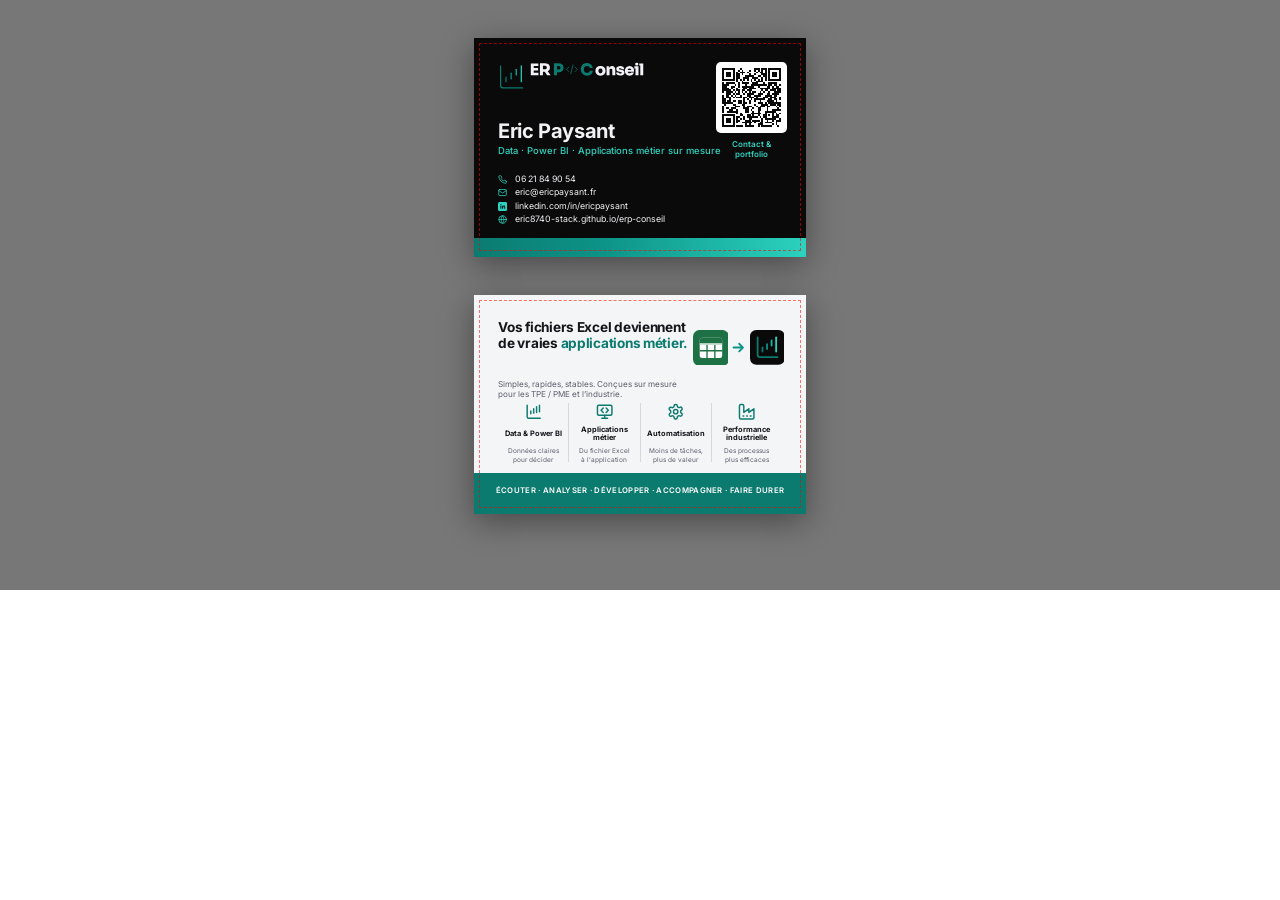
<file: carte/print/carte-visite.html>
<!doctype html>
<html lang="fr">
<head>
<meta charset="utf-8">
<title>Carte de visite ERP Conseil — recto/verso 85×55 mm</title>
<!--
  Source de la carte de visite imprimée (Vistaprint, format fini 85 × 55 mm).
  La maquette est dessinée en 91 × 61 mm (3 mm de fond perdu de chaque côté) ; chaque feuille .sheet la recadre
  au gabarit Vistaprint 88 × 58 mm (1,5 mm de fond perdu), donc sans mise à l'échelle à l'import.
  Génération du PDF : node carte/print/build.js
  Repères : garder textes et logos à ≥ 3 mm de la coupe (≥ 6 mm du bord de la maquette 91 × 61).
-->
<style>
@font-face{font-family:'Inter';font-style:normal;font-weight:400;src:url('fonts/Inter-400-latin.woff2') format('woff2');unicode-range:U+0000-00FF, U+0131, U+0152-0153, U+02BB-02BC, U+02C6, U+02DA, U+02DC, U+0304, U+0308, U+0329, U+2000-206F, U+20AC, U+2122, U+2191, U+2193, U+2212, U+2215, U+FEFF, U+FFFD;}
@font-face{font-family:'Inter';font-style:normal;font-weight:400;src:url('fonts/Inter-400-latin-ext.woff2') format('woff2');unicode-range:U+0100-02BA, U+02BD-02C5, U+02C7-02CC, U+02CE-02D7, U+02DD-02FF, U+0304, U+0308, U+0329, U+1D00-1DBF, U+1E00-1E9F, U+1EF2-1EFF, U+2020, U+20A0-20AB, U+20AD-20C0, U+2113, U+2C60-2C7F, U+A720-A7FF;}
@font-face{font-family:'Inter';font-style:normal;font-weight:500;src:url('fonts/Inter-500-latin.woff2') format('woff2');unicode-range:U+0000-00FF, U+0131, U+0152-0153, U+02BB-02BC, U+02C6, U+02DA, U+02DC, U+0304, U+0308, U+0329, U+2000-206F, U+20AC, U+2122, U+2191, U+2193, U+2212, U+2215, U+FEFF, U+FFFD;}
@font-face{font-family:'Inter';font-style:normal;font-weight:500;src:url('fonts/Inter-500-latin-ext.woff2') format('woff2');unicode-range:U+0100-02BA, U+02BD-02C5, U+02C7-02CC, U+02CE-02D7, U+02DD-02FF, U+0304, U+0308, U+0329, U+1D00-1DBF, U+1E00-1E9F, U+1EF2-1EFF, U+2020, U+20A0-20AB, U+20AD-20C0, U+2113, U+2C60-2C7F, U+A720-A7FF;}
@font-face{font-family:'Inter';font-style:normal;font-weight:600;src:url('fonts/Inter-600-latin.woff2') format('woff2');unicode-range:U+0000-00FF, U+0131, U+0152-0153, U+02BB-02BC, U+02C6, U+02DA, U+02DC, U+0304, U+0308, U+0329, U+2000-206F, U+20AC, U+2122, U+2191, U+2193, U+2212, U+2215, U+FEFF, U+FFFD;}
@font-face{font-family:'Inter';font-style:normal;font-weight:600;src:url('fonts/Inter-600-latin-ext.woff2') format('woff2');unicode-range:U+0100-02BA, U+02BD-02C5, U+02C7-02CC, U+02CE-02D7, U+02DD-02FF, U+0304, U+0308, U+0329, U+1D00-1DBF, U+1E00-1E9F, U+1EF2-1EFF, U+2020, U+20A0-20AB, U+20AD-20C0, U+2113, U+2C60-2C7F, U+A720-A7FF;}
@font-face{font-family:'Inter';font-style:normal;font-weight:700;src:url('fonts/Inter-700-latin.woff2') format('woff2');unicode-range:U+0000-00FF, U+0131, U+0152-0153, U+02BB-02BC, U+02C6, U+02DA, U+02DC, U+0304, U+0308, U+0329, U+2000-206F, U+20AC, U+2122, U+2191, U+2193, U+2212, U+2215, U+FEFF, U+FFFD;}
@font-face{font-family:'Inter';font-style:normal;font-weight:700;src:url('fonts/Inter-700-latin-ext.woff2') format('woff2');unicode-range:U+0100-02BA, U+02BD-02C5, U+02C7-02CC, U+02CE-02D7, U+02DD-02FF, U+0304, U+0308, U+0329, U+1D00-1DBF, U+1E00-1E9F, U+1EF2-1EFF, U+2020, U+20A0-20AB, U+20AD-20C0, U+2113, U+2C60-2C7F, U+A720-A7FF;}
@page{size:88mm 58mm;margin:0}
*{box-sizing:border-box;margin:0;padding:0}
html,body{background:#fff;-webkit-print-color-adjust:exact;print-color-adjust:exact}
body{font-family:Inter,system-ui,sans-serif;-webkit-font-smoothing:antialiased}
.sheet{width:88mm;height:58mm;position:relative;overflow:hidden;page-break-after:always;break-after:page}
.sheet:last-child{page-break-after:auto;break-after:auto}
.page{width:91mm;height:61mm;position:absolute;left:-1.5mm;top:-1.5mm;overflow:hidden}
@media screen{body{background:#777;padding:10mm}.sheet{margin:0 auto 10mm;box-shadow:0 2mm 8mm rgba(0,0,0,.4)}
  .sheet::after{content:"";position:absolute;inset:1.5mm;border:.15mm dashed rgba(255,0,0,.55);pointer-events:none}}
svg{display:block}

/* ---------- RECTO ---------- */
.recto{background:#0A0A0A;color:#F2F1F5}
.recto .logo{position:absolute;left:8mm;top:7.8mm;width:39.9mm}
.recto .logo svg{width:100%;height:auto}
.recto .qrbox{position:absolute;left:65.6mm;top:8mm;width:18.8mm;height:18.8mm;background:#fff;border-radius:1.3mm;padding:1.6mm}
.recto .qrbox svg{width:15.6mm;height:15.6mm}
.recto .qrlabel{position:absolute;left:62.4mm;width:25.2mm;top:28.3mm;text-align:center;color:#2CD4C0;font-weight:600;font-size:6pt;line-height:1.3}
.recto .name{position:absolute;left:8mm;top:23.5mm;font-size:15pt;font-weight:700;letter-spacing:-.02em;line-height:1;white-space:nowrap}
.recto .tagline{position:absolute;left:8mm;top:30.1mm;font-size:7.1pt;font-weight:500;color:#2CD4C0;line-height:1;white-space:nowrap}
.recto .contacts{position:absolute;left:8mm;top:37.2mm;list-style:none}
.recto .contacts li{display:flex;align-items:center;gap:2.1mm;height:3.55mm;font-size:6.6pt;line-height:1;white-space:nowrap}
.recto .contacts svg{width:2.4mm;height:2.4mm;color:#2CD4C0;flex:none}
.recto .bar{position:absolute;left:0;right:0;bottom:0;height:6.5mm;background:linear-gradient(90deg,#0B7A6F,#0D9488 40%,#2CD4C0)}

/* ---------- VERSO ---------- */
.verso{background:#F4F5F7;color:#14161A}
.verso .title{position:absolute;left:8mm;top:8.3mm;font-size:10.2pt;font-weight:700;line-height:1.12;letter-spacing:-.02em;white-space:nowrap}
.verso .title b{color:#0B7A6F;font-weight:700}
.verso .excel{position:absolute;left:59.4mm;top:10.7mm;width:9.5mm;height:9.5mm}
.verso .arrow{position:absolute;left:69.6mm;top:13.5mm;width:4mm;height:4mm}
.verso .app{position:absolute;left:74.5mm;top:10.8mm;width:9.2mm;height:9.2mm}
.verso .sub{position:absolute;left:8mm;top:24mm;font-size:6.1pt;color:#5B5F6B;line-height:1.22;white-space:nowrap}
.verso .cols{position:absolute;left:8mm;top:30.2mm;width:75mm;height:15.6mm;display:flex}
.verso .col{flex:1 1 0;text-align:center;padding:0 .8mm;border-left:.2mm solid #D6D8DE}
.verso .col:first-child{border-left:0}
.verso .col svg{width:4.6mm;height:4.6mm;color:#0B7A6F;margin:0 auto 1.1mm}
.verso .col h3{height:5mm;display:flex;align-items:center;justify-content:center;font-size:5.6pt;font-weight:700;line-height:1.15;margin-bottom:.8mm}
.verso .col p{font-size:4.9pt;color:#5B5F6B;line-height:1.35}
.verso .band{position:absolute;left:0;right:0;top:48.7mm;bottom:0;background:#0B7A6F;color:#fff}
.verso .band span{position:absolute;left:0;right:0;top:0;height:9.3mm;display:flex;align-items:center;justify-content:center;font-size:5.8pt;font-weight:600;letter-spacing:.04em;text-transform:uppercase;white-space:nowrap}
</style>
</head>
<body>

<div class="sheet"><section class="page recto">
  <div class="logo"><svg xmlns="http://www.w3.org/2000/svg" viewBox="44 46 425 76"><g transform="translate(48.00,54.29) scale(0.1328)"><path d="M24 18 V430 Q24 488 82 488 H494" stroke="#0B7A6F" stroke-width="26" fill="none" stroke-linecap="round" stroke-linejoin="round"/><path d="M140 256 V356" stroke="#0B7A6F" stroke-width="26" fill="none" stroke-linecap="round"/><path d="M248 176 V296" stroke="#0D9488" stroke-width="26" fill="none" stroke-linecap="round"/><path d="M356 92 V212" stroke="#12B5A6" stroke-width="26" fill="none" stroke-linecap="round"/><path d="M464 18 V356" stroke="#2CD4C0" stroke-width="26" fill="none" stroke-linecap="round"/></g><g transform="translate(233.87,48.39) scale(0.0719)" fill="none" stroke="#0B7A6F" stroke-width="30" stroke-linecap="round" stroke-linejoin="round"><path d="M130 170 L44 256 L130 342"/><path d="M382 170 L468 256 L382 342"/><path d="M300 82 L212 430"/></g><g transform="translate(133.0,0)"><path fill="#F2F1F5" d="M3.404 83.58V50.0H11.684V83.58ZM10.764 83.58V76.588H24.932V83.58ZM10.764 70.00999999999999V63.018H23.966V70.00999999999999ZM10.764 56.992V50.0H24.656V56.992Z M29.136 83.58V49.724H37.692V83.58ZM49.376 83.58 39.946 69.32H49.238L59.22 83.58ZM35.53 73.276V66.698H43.58Q45.098 66.698 46.202 66.1Q47.306 65.502 47.927 64.398Q48.548 63.294 48.548 61.822Q48.548 60.304 47.927 59.2Q47.306 58.096000000000004 46.202 57.498000000000005Q45.098 56.9 43.58 56.9H35.53V49.724H43.074Q47.444 49.724 50.618 51.035Q53.792 52.346000000000004 55.494 54.899Q57.196 57.452 57.196 61.224000000000004V61.959999999999994Q57.196 65.732 55.471 68.239Q53.745999999999995 70.746 50.595 72.011Q47.444 73.276 43.074 73.276Z M199.826 84.5Q196.468 84.5 193.846 83.488Q191.224 82.476 189.40699999999998 80.682Q187.58999999999997 78.888 186.647 76.542Q185.70399999999998 74.196 185.70399999999998 71.52799999999999V70.42399999999999Q185.70399999999998 67.664 186.69299999999998 65.27199999999999Q187.682 62.879999999999995 189.522 61.086Q191.362 59.292 193.98399999999998 58.28Q196.606 57.268 199.826 57.268Q203.09199999999998 57.268 205.69099999999997 58.28Q208.29 59.292 210.13 61.086Q211.96999999999997 62.879999999999995 212.95899999999997 65.27199999999999Q213.94799999999998 67.664 213.94799999999998 70.42399999999999V71.52799999999999Q213.94799999999998 74.196 213.005 76.542Q212.06199999999998 78.888 210.245 80.682Q208.428 82.476 205.80599999999998 83.488Q203.184 84.5 199.826 84.5ZM199.826 77.508Q201.75799999999998 77.508 203.02299999999997 76.68Q204.28799999999998 75.852 204.932 74.357Q205.576 72.862 205.576 70.976Q205.576 68.998 204.909 67.503Q204.242 66.008 202.954 65.13399999999999Q201.666 64.25999999999999 199.826 64.25999999999999Q197.986 64.25999999999999 196.69799999999998 65.13399999999999Q195.41 66.008 194.743 67.503Q194.076 68.998 194.076 70.976Q194.076 72.862 194.71999999999997 74.357Q195.36399999999998 75.852 196.652 76.68Q197.94 77.508 199.826 77.508Z M217.048 83.58V58.188H223.672V69.09H223.304Q223.304 65.134 224.316 62.535Q225.328 59.936 227.329 58.647999999999996Q229.33 57.36 232.182 57.36H232.55Q236.874 57.36 239.243 60.235Q241.612 63.11 241.612 69.044V83.58H233.24V68.814Q233.24 67.066 232.205 65.939Q231.17000000000002 64.812 229.376 64.812Q227.582 64.812 226.50099999999998 65.939Q225.42 67.066 225.42 68.906V83.58Z M255.798 84.408Q250.278 84.408 247.10399999999998 82.131Q243.92999999999998 79.854 243.7 75.714H251.06Q251.244 76.864 252.486 77.69200000000001Q253.72799999999998 78.52 255.982 78.52Q257.592 78.52 258.765 78.037Q259.938 77.554 259.938 76.45Q259.938 75.484 259.01800000000003 74.863Q258.098 74.242 255.66 74.012L253.91199999999998 73.828Q249.036 73.322 246.736 71.16Q244.43599999999998 68.998 244.43599999999998 65.732Q244.43599999999998 62.926 245.81599999999997 61.109Q247.196 59.292 249.63400000000001 58.372Q252.072 57.452 255.2 57.452Q260.306 57.452 263.43399999999997 59.683Q266.562 61.914 266.746 66.1H259.38599999999997Q259.202 64.95 258.144 64.14500000000001Q257.086 63.34 255.10799999999998 63.34Q253.682 63.34 252.78499999999997 63.846000000000004Q251.88799999999998 64.352 251.88799999999998 65.27199999999999Q251.88799999999998 66.238 252.73899999999998 66.69800000000001Q253.58999999999997 67.158 255.476 67.388L257.224 67.572Q262.09999999999997 68.078 264.745 70.263Q267.39 72.448 267.39 75.99Q267.39 78.612 265.98699999999997 80.49799999999999Q264.584 82.384 261.985 83.396Q259.38599999999997 84.408 255.798 84.408Z M281.98999999999995 84.5Q278.77 84.5 276.28599999999994 83.396Q273.80199999999996 82.292 272.09999999999997 80.406Q270.39799999999997 78.52 269.501 76.174Q268.604 73.828 268.604 71.344V70.42399999999999Q268.604 67.848 269.501 65.479Q270.39799999999997 63.11 272.077 61.269999999999996Q273.756 59.43 276.19399999999996 58.349000000000004Q278.63199999999995 57.268 281.71399999999994 57.268Q285.808 57.268 288.65999999999997 59.108000000000004Q291.51199999999994 60.948 293.03 63.961Q294.54799999999994 66.974 294.54799999999994 70.51599999999999V73.184H272.09999999999997V68.676H289.71799999999996L286.81999999999994 70.7Q286.81999999999994 68.538 286.24499999999995 67.043Q285.66999999999996 65.548 284.54299999999995 64.76599999999999Q283.41599999999994 63.983999999999995 281.71399999999994 63.983999999999995Q280.05799999999994 63.983999999999995 278.83899999999994 64.743Q277.61999999999995 65.502 276.97599999999994 67.043Q276.33199999999994 68.584 276.33199999999994 70.92999999999999Q276.33199999999994 73.04599999999999 276.92999999999995 74.58699999999999Q277.52799999999996 76.128 278.77 76.95599999999999Q280.01199999999994 77.78399999999999 281.98999999999995 77.78399999999999Q283.73799999999994 77.78399999999999 284.86499999999995 77.18599999999999Q285.99199999999996 76.588 286.45199999999994 75.576H294.08799999999997Q293.53599999999994 78.152 291.90299999999996 80.176Q290.27 82.2 287.763 83.35Q285.256 84.5 281.98999999999995 84.5Z M298.66 83.58V58.188H307.032V83.58ZM295.44 64.25999999999999V58.188H307.032V64.25999999999999ZM302.087 56.164Q299.81 56.164 298.72900000000004 54.991Q297.648 53.818 297.648 51.977999999999994Q297.648 50.138 298.73447619047624 48.965Q299.8209523809524 47.792 302.064 47.792Q304.364 47.792 305.422 48.965Q306.48 50.138 306.48 51.977999999999994Q306.48 53.818 305.422 54.991Q304.364 56.164 302.087 56.164Z M312.06399999999996 83.58V50.0H320.436V83.58ZM309.212 56.072V50.0H320.436V56.072Z"/><path fill="#0B7A6F" d="M76.31199999999998 74.656V67.29599999999999H81.832Q83.39599999999999 67.29599999999999 84.54599999999999 66.675Q85.696 66.054 86.34 64.904Q86.984 63.754 86.984 62.19Q86.984 60.58 86.34 59.43Q85.696 58.28 84.54599999999999 57.682Q83.39599999999999 57.084 81.832 57.084H76.31199999999998V49.724H81.60199999999999Q85.92599999999999 49.724 89.077 51.173Q92.228 52.622 93.92999999999999 55.336Q95.63199999999999 58.05 95.63199999999999 61.822V62.558Q95.63199999999999 66.28399999999999 93.92999999999999 68.99799999999999Q92.228 71.712 89.077 73.184Q85.92599999999999 74.656 81.60199999999999 74.656ZM68.67599999999999 83.58V49.724H77.23199999999999V83.58Z M161.838 84.5Q157.284 84.5 154.01799999999997 82.913Q150.75199999999998 81.326 148.63599999999997 78.727Q146.51999999999998 76.128 145.50799999999998 73.092Q144.49599999999998 70.056 144.49599999999998 67.204V66.19200000000001Q144.49599999999998 63.018 145.531 59.959Q146.566 56.9 148.70499999999998 54.416Q150.844 51.932 154.064 50.46Q157.284 48.988 161.608 48.988Q166.208 48.988 169.773 50.713Q173.338 52.438 175.5 55.543Q177.66199999999998 58.647999999999996 178.02999999999997 62.742H169.474Q169.152 60.994 168.094 59.706Q167.036 58.418 165.38 57.705Q163.724 56.992 161.608 56.992Q159.63 56.992 158.043 57.682Q156.456 58.372 155.375 59.637Q154.29399999999998 60.902 153.719 62.696Q153.14399999999998 64.49 153.14399999999998 66.744Q153.14399999999998 68.998 153.719 70.792Q154.29399999999998 72.586 155.421 73.874Q156.548 75.162 158.15800000000002 75.82900000000001Q159.768 76.496 161.838 76.496Q165.058 76.496 167.289 74.93199999999999Q169.51999999999998 73.368 169.98 70.746H178.536Q178.12199999999999 74.518 176.00599999999997 77.646Q173.89 80.774 170.302 82.637Q166.714 84.5 161.838 84.5Z"/></g></svg></div>
  <div class="qrbox"><svg xmlns="http://www.w3.org/2000/svg" viewBox="0 0 33 33" shape-rendering="crispEdges"><path fill="#0A0A0A" d="M0 0h1v1h-1zM1 0h1v1h-1zM2 0h1v1h-1zM3 0h1v1h-1zM4 0h1v1h-1zM5 0h1v1h-1zM6 0h1v1h-1zM10 0h1v1h-1zM18 0h1v1h-1zM19 0h1v1h-1zM20 0h1v1h-1zM22 0h1v1h-1zM23 0h1v1h-1zM24 0h1v1h-1zM26 0h1v1h-1zM27 0h1v1h-1zM28 0h1v1h-1zM29 0h1v1h-1zM30 0h1v1h-1zM31 0h1v1h-1zM32 0h1v1h-1zM0 1h1v1h-1zM6 1h1v1h-1zM9 1h1v1h-1zM11 1h1v1h-1zM15 1h1v1h-1zM18 1h1v1h-1zM20 1h1v1h-1zM22 1h1v1h-1zM24 1h1v1h-1zM26 1h1v1h-1zM32 1h1v1h-1zM0 2h1v1h-1zM2 2h1v1h-1zM3 2h1v1h-1zM4 2h1v1h-1zM6 2h1v1h-1zM8 2h1v1h-1zM10 2h1v1h-1zM11 2h1v1h-1zM12 2h1v1h-1zM14 2h1v1h-1zM19 2h1v1h-1zM21 2h1v1h-1zM22 2h1v1h-1zM24 2h1v1h-1zM26 2h1v1h-1zM28 2h1v1h-1zM29 2h1v1h-1zM30 2h1v1h-1zM32 2h1v1h-1zM0 3h1v1h-1zM2 3h1v1h-1zM3 3h1v1h-1zM4 3h1v1h-1zM6 3h1v1h-1zM8 3h1v1h-1zM9 3h1v1h-1zM11 3h1v1h-1zM15 3h1v1h-1zM18 3h1v1h-1zM22 3h1v1h-1zM23 3h1v1h-1zM24 3h1v1h-1zM26 3h1v1h-1zM28 3h1v1h-1zM29 3h1v1h-1zM30 3h1v1h-1zM32 3h1v1h-1zM0 4h1v1h-1zM2 4h1v1h-1zM3 4h1v1h-1zM4 4h1v1h-1zM6 4h1v1h-1zM8 4h1v1h-1zM9 4h1v1h-1zM13 4h1v1h-1zM14 4h1v1h-1zM15 4h1v1h-1zM16 4h1v1h-1zM17 4h1v1h-1zM20 4h1v1h-1zM21 4h1v1h-1zM23 4h1v1h-1zM24 4h1v1h-1zM26 4h1v1h-1zM28 4h1v1h-1zM29 4h1v1h-1zM30 4h1v1h-1zM32 4h1v1h-1zM0 5h1v1h-1zM6 5h1v1h-1zM8 5h1v1h-1zM9 5h1v1h-1zM12 5h1v1h-1zM13 5h1v1h-1zM14 5h1v1h-1zM17 5h1v1h-1zM18 5h1v1h-1zM19 5h1v1h-1zM22 5h1v1h-1zM24 5h1v1h-1zM26 5h1v1h-1zM32 5h1v1h-1zM0 6h1v1h-1zM1 6h1v1h-1zM2 6h1v1h-1zM3 6h1v1h-1zM4 6h1v1h-1zM5 6h1v1h-1zM6 6h1v1h-1zM8 6h1v1h-1zM10 6h1v1h-1zM12 6h1v1h-1zM14 6h1v1h-1zM16 6h1v1h-1zM18 6h1v1h-1zM20 6h1v1h-1zM22 6h1v1h-1zM24 6h1v1h-1zM26 6h1v1h-1zM27 6h1v1h-1zM28 6h1v1h-1zM29 6h1v1h-1zM30 6h1v1h-1zM31 6h1v1h-1zM32 6h1v1h-1zM8 7h1v1h-1zM11 7h1v1h-1zM16 7h1v1h-1zM19 7h1v1h-1zM20 7h1v1h-1zM21 7h1v1h-1zM22 7h1v1h-1zM0 8h1v1h-1zM2 8h1v1h-1zM3 8h1v1h-1zM4 8h1v1h-1zM5 8h1v1h-1zM6 8h1v1h-1zM9 8h1v1h-1zM11 8h1v1h-1zM12 8h1v1h-1zM13 8h1v1h-1zM14 8h1v1h-1zM17 8h1v1h-1zM18 8h1v1h-1zM19 8h1v1h-1zM23 8h1v1h-1zM26 8h1v1h-1zM27 8h1v1h-1zM28 8h1v1h-1zM29 8h1v1h-1zM30 8h1v1h-1zM0 9h1v1h-1zM1 9h1v1h-1zM2 9h1v1h-1zM3 9h1v1h-1zM7 9h1v1h-1zM9 9h1v1h-1zM13 9h1v1h-1zM16 9h1v1h-1zM17 9h1v1h-1zM18 9h1v1h-1zM19 9h1v1h-1zM20 9h1v1h-1zM21 9h1v1h-1zM22 9h1v1h-1zM23 9h1v1h-1zM24 9h1v1h-1zM26 9h1v1h-1zM27 9h1v1h-1zM29 9h1v1h-1zM30 9h1v1h-1zM32 9h1v1h-1zM0 10h1v1h-1zM1 10h1v1h-1zM2 10h1v1h-1zM5 10h1v1h-1zM6 10h1v1h-1zM9 10h1v1h-1zM11 10h1v1h-1zM12 10h1v1h-1zM13 10h1v1h-1zM14 10h1v1h-1zM15 10h1v1h-1zM16 10h1v1h-1zM17 10h1v1h-1zM20 10h1v1h-1zM25 10h1v1h-1zM26 10h1v1h-1zM28 10h1v1h-1zM30 10h1v1h-1zM31 10h1v1h-1zM0 11h1v1h-1zM1 11h1v1h-1zM2 11h1v1h-1zM3 11h1v1h-1zM5 11h1v1h-1zM8 11h1v1h-1zM12 11h1v1h-1zM13 11h1v1h-1zM15 11h1v1h-1zM16 11h1v1h-1zM17 11h1v1h-1zM18 11h1v1h-1zM21 11h1v1h-1zM22 11h1v1h-1zM23 11h1v1h-1zM24 11h1v1h-1zM25 11h1v1h-1zM26 11h1v1h-1zM28 11h1v1h-1zM29 11h1v1h-1zM30 11h1v1h-1zM31 11h1v1h-1zM32 11h1v1h-1zM0 12h1v1h-1zM1 12h1v1h-1zM2 12h1v1h-1zM3 12h1v1h-1zM4 12h1v1h-1zM6 12h1v1h-1zM8 12h1v1h-1zM9 12h1v1h-1zM11 12h1v1h-1zM12 12h1v1h-1zM14 12h1v1h-1zM15 12h1v1h-1zM16 12h1v1h-1zM22 12h1v1h-1zM24 12h1v1h-1zM25 12h1v1h-1zM27 12h1v1h-1zM28 12h1v1h-1zM29 12h1v1h-1zM31 12h1v1h-1zM32 12h1v1h-1zM0 13h1v1h-1zM2 13h1v1h-1zM3 13h1v1h-1zM4 13h1v1h-1zM5 13h1v1h-1zM7 13h1v1h-1zM9 13h1v1h-1zM11 13h1v1h-1zM13 13h1v1h-1zM15 13h1v1h-1zM17 13h1v1h-1zM18 13h1v1h-1zM21 13h1v1h-1zM23 13h1v1h-1zM26 13h1v1h-1zM29 13h1v1h-1zM30 13h1v1h-1zM31 13h1v1h-1zM32 13h1v1h-1zM2 14h1v1h-1zM3 14h1v1h-1zM4 14h1v1h-1zM6 14h1v1h-1zM8 14h1v1h-1zM9 14h1v1h-1zM12 14h1v1h-1zM14 14h1v1h-1zM15 14h1v1h-1zM16 14h1v1h-1zM17 14h1v1h-1zM20 14h1v1h-1zM21 14h1v1h-1zM22 14h1v1h-1zM25 14h1v1h-1zM26 14h1v1h-1zM28 14h1v1h-1zM29 14h1v1h-1zM30 14h1v1h-1zM31 14h1v1h-1zM0 15h1v1h-1zM2 15h1v1h-1zM3 15h1v1h-1zM5 15h1v1h-1zM7 15h1v1h-1zM10 15h1v1h-1zM14 15h1v1h-1zM15 15h1v1h-1zM18 15h1v1h-1zM19 15h1v1h-1zM20 15h1v1h-1zM21 15h1v1h-1zM24 15h1v1h-1zM25 15h1v1h-1zM26 15h1v1h-1zM27 15h1v1h-1zM29 15h1v1h-1zM30 15h1v1h-1zM0 16h1v1h-1zM2 16h1v1h-1zM3 16h1v1h-1zM4 16h1v1h-1zM6 16h1v1h-1zM8 16h1v1h-1zM9 16h1v1h-1zM10 16h1v1h-1zM12 16h1v1h-1zM13 16h1v1h-1zM15 16h1v1h-1zM16 16h1v1h-1zM17 16h1v1h-1zM19 16h1v1h-1zM23 16h1v1h-1zM24 16h1v1h-1zM25 16h1v1h-1zM27 16h1v1h-1zM28 16h1v1h-1zM29 16h1v1h-1zM32 16h1v1h-1zM0 17h1v1h-1zM1 17h1v1h-1zM4 17h1v1h-1zM12 17h1v1h-1zM14 17h1v1h-1zM16 17h1v1h-1zM18 17h1v1h-1zM19 17h1v1h-1zM20 17h1v1h-1zM21 17h1v1h-1zM22 17h1v1h-1zM23 17h1v1h-1zM26 17h1v1h-1zM27 17h1v1h-1zM29 17h1v1h-1zM30 17h1v1h-1zM32 17h1v1h-1zM0 18h1v1h-1zM1 18h1v1h-1zM3 18h1v1h-1zM4 18h1v1h-1zM6 18h1v1h-1zM7 18h1v1h-1zM9 18h1v1h-1zM10 18h1v1h-1zM12 18h1v1h-1zM15 18h1v1h-1zM18 18h1v1h-1zM21 18h1v1h-1zM25 18h1v1h-1zM26 18h1v1h-1zM27 18h1v1h-1zM28 18h1v1h-1zM30 18h1v1h-1zM0 19h1v1h-1zM1 19h1v1h-1zM2 19h1v1h-1zM3 19h1v1h-1zM4 19h1v1h-1zM5 19h1v1h-1zM9 19h1v1h-1zM10 19h1v1h-1zM12 19h1v1h-1zM13 19h1v1h-1zM15 19h1v1h-1zM20 19h1v1h-1zM21 19h1v1h-1zM22 19h1v1h-1zM24 19h1v1h-1zM26 19h1v1h-1zM27 19h1v1h-1zM28 19h1v1h-1zM29 19h1v1h-1zM30 19h1v1h-1zM31 19h1v1h-1zM32 19h1v1h-1zM1 20h1v1h-1zM6 20h1v1h-1zM7 20h1v1h-1zM11 20h1v1h-1zM12 20h1v1h-1zM18 20h1v1h-1zM22 20h1v1h-1zM23 20h1v1h-1zM24 20h1v1h-1zM25 20h1v1h-1zM27 20h1v1h-1zM28 20h1v1h-1zM29 20h1v1h-1zM31 20h1v1h-1zM32 20h1v1h-1zM0 21h1v1h-1zM7 21h1v1h-1zM8 21h1v1h-1zM9 21h1v1h-1zM12 21h1v1h-1zM14 21h1v1h-1zM15 21h1v1h-1zM16 21h1v1h-1zM19 21h1v1h-1zM21 21h1v1h-1zM22 21h1v1h-1zM23 21h1v1h-1zM25 21h1v1h-1zM26 21h1v1h-1zM30 21h1v1h-1zM32 21h1v1h-1zM0 22h1v1h-1zM2 22h1v1h-1zM3 22h1v1h-1zM5 22h1v1h-1zM6 22h1v1h-1zM7 22h1v1h-1zM12 22h1v1h-1zM13 22h1v1h-1zM14 22h1v1h-1zM17 22h1v1h-1zM20 22h1v1h-1zM21 22h1v1h-1zM25 22h1v1h-1zM31 22h1v1h-1zM0 23h1v1h-1zM4 23h1v1h-1zM5 23h1v1h-1zM8 23h1v1h-1zM13 23h1v1h-1zM14 23h1v1h-1zM16 23h1v1h-1zM20 23h1v1h-1zM21 23h1v1h-1zM25 23h1v1h-1zM28 23h1v1h-1zM29 23h1v1h-1zM30 23h1v1h-1zM31 23h1v1h-1zM32 23h1v1h-1zM0 24h1v1h-1zM3 24h1v1h-1zM4 24h1v1h-1zM5 24h1v1h-1zM6 24h1v1h-1zM7 24h1v1h-1zM8 24h1v1h-1zM13 24h1v1h-1zM14 24h1v1h-1zM17 24h1v1h-1zM20 24h1v1h-1zM24 24h1v1h-1zM25 24h1v1h-1zM26 24h1v1h-1zM27 24h1v1h-1zM28 24h1v1h-1zM29 24h1v1h-1zM8 25h1v1h-1zM10 25h1v1h-1zM16 25h1v1h-1zM17 25h1v1h-1zM18 25h1v1h-1zM19 25h1v1h-1zM20 25h1v1h-1zM21 25h1v1h-1zM24 25h1v1h-1zM28 25h1v1h-1zM30 25h1v1h-1zM32 25h1v1h-1zM0 26h1v1h-1zM1 26h1v1h-1zM2 26h1v1h-1zM3 26h1v1h-1zM4 26h1v1h-1zM5 26h1v1h-1zM6 26h1v1h-1zM10 26h1v1h-1zM11 26h1v1h-1zM14 26h1v1h-1zM15 26h1v1h-1zM17 26h1v1h-1zM20 26h1v1h-1zM23 26h1v1h-1zM24 26h1v1h-1zM26 26h1v1h-1zM28 26h1v1h-1zM30 26h1v1h-1zM31 26h1v1h-1zM0 27h1v1h-1zM6 27h1v1h-1zM8 27h1v1h-1zM9 27h1v1h-1zM12 27h1v1h-1zM14 27h1v1h-1zM15 27h1v1h-1zM16 27h1v1h-1zM17 27h1v1h-1zM18 27h1v1h-1zM19 27h1v1h-1zM21 27h1v1h-1zM23 27h1v1h-1zM24 27h1v1h-1zM28 27h1v1h-1zM29 27h1v1h-1zM30 27h1v1h-1zM31 27h1v1h-1zM0 28h1v1h-1zM2 28h1v1h-1zM3 28h1v1h-1zM4 28h1v1h-1zM6 28h1v1h-1zM8 28h1v1h-1zM10 28h1v1h-1zM12 28h1v1h-1zM15 28h1v1h-1zM16 28h1v1h-1zM22 28h1v1h-1zM24 28h1v1h-1zM25 28h1v1h-1zM26 28h1v1h-1zM27 28h1v1h-1zM28 28h1v1h-1zM29 28h1v1h-1zM32 28h1v1h-1zM0 29h1v1h-1zM2 29h1v1h-1zM3 29h1v1h-1zM4 29h1v1h-1zM6 29h1v1h-1zM8 29h1v1h-1zM9 29h1v1h-1zM13 29h1v1h-1zM14 29h1v1h-1zM15 29h1v1h-1zM17 29h1v1h-1zM18 29h1v1h-1zM19 29h1v1h-1zM20 29h1v1h-1zM22 29h1v1h-1zM25 29h1v1h-1zM28 29h1v1h-1zM30 29h1v1h-1zM31 29h1v1h-1zM32 29h1v1h-1zM0 30h1v1h-1zM2 30h1v1h-1zM3 30h1v1h-1zM4 30h1v1h-1zM6 30h1v1h-1zM8 30h1v1h-1zM11 30h1v1h-1zM12 30h1v1h-1zM13 30h1v1h-1zM14 30h1v1h-1zM15 30h1v1h-1zM16 30h1v1h-1zM18 30h1v1h-1zM21 30h1v1h-1zM22 30h1v1h-1zM24 30h1v1h-1zM25 30h1v1h-1zM26 30h1v1h-1zM27 30h1v1h-1zM30 30h1v1h-1zM0 31h1v1h-1zM6 31h1v1h-1zM13 31h1v1h-1zM15 31h1v1h-1zM20 31h1v1h-1zM21 31h1v1h-1zM22 31h1v1h-1zM28 31h1v1h-1zM30 31h1v1h-1zM0 32h1v1h-1zM1 32h1v1h-1zM2 32h1v1h-1zM3 32h1v1h-1zM4 32h1v1h-1zM5 32h1v1h-1zM6 32h1v1h-1zM8 32h1v1h-1zM9 32h1v1h-1zM10 32h1v1h-1zM11 32h1v1h-1zM13 32h1v1h-1zM14 32h1v1h-1zM15 32h1v1h-1zM16 32h1v1h-1zM17 32h1v1h-1zM20 32h1v1h-1zM22 32h1v1h-1zM23 32h1v1h-1zM24 32h1v1h-1zM25 32h1v1h-1zM26 32h1v1h-1zM27 32h1v1h-1zM31 32h1v1h-1z"/></svg></div>
  <div class="qrlabel">Contact &amp;<br>portfolio</div>
  <div class="name">Eric Paysant</div>
  <div class="tagline">Data · Power BI · Applications métier sur mesure</div>
  <ul class="contacts">
    <li><svg viewBox="0 0 24 24" fill="none" stroke="currentColor" stroke-width="2" stroke-linecap="round" stroke-linejoin="round"><path d="M22 16.9v3a2 2 0 0 1-2.2 2 19.8 19.8 0 0 1-8.6-3.1 19.5 19.5 0 0 1-6-6A19.8 19.8 0 0 1 2.1 4.2 2 2 0 0 1 4.1 2h3a2 2 0 0 1 2 1.7c.1.9.4 1.8.7 2.6a2 2 0 0 1-.5 2.1L8.1 9.7a16 16 0 0 0 6 6l1.3-1.3a2 2 0 0 1 2.1-.4c.8.3 1.7.5 2.6.7a2 2 0 0 1 1.7 2z"/></svg><span>06 21 84 90 54</span></li>
    <li><svg viewBox="0 0 24 24" fill="none" stroke="currentColor" stroke-width="2" stroke-linecap="round" stroke-linejoin="round"><rect x="2" y="4" width="20" height="16" rx="2"/><path d="m22 7-8.97 5.7a1.94 1.94 0 0 1-2.06 0L2 7"/></svg><span>eric@ericpaysant.fr</span></li>
    <li><svg viewBox="0 0 24 24"><rect width="24" height="24" rx="4" fill="currentColor"/><path fill="#0A0A0A" d="M6.4 9.6h2.6V18H6.4zM7.7 5.6a1.5 1.5 0 1 1 0 3 1.5 1.5 0 0 1 0-3zM10.6 9.6h2.5v1.2c.4-.7 1.3-1.4 2.7-1.4 2.8 0 3.3 1.8 3.3 4.2V18h-2.6v-3.8c0-.9 0-2.1-1.3-2.1s-1.5 1-1.5 2V18h-2.6z"/></svg><span>linkedin.com/in/ericpaysant</span></li>
    <li><svg viewBox="0 0 24 24" fill="none" stroke="currentColor" stroke-width="2" stroke-linecap="round" stroke-linejoin="round"><circle cx="12" cy="12" r="10"/><path d="M12 2a14.5 14.5 0 0 0 0 20 14.5 14.5 0 0 0 0-20M2 12h20"/></svg><span>eric8740-stack.github.io/erp-conseil</span></li>
  </ul>
  <div class="bar"></div>
</section></div>

<div class="sheet"><section class="page verso">
  <div class="title">Vos fichiers Excel deviennent<br>de vraies <b>applications métier.</b></div>
  <div class="excel"><svg viewBox="0 0 64 64"><rect width="64" height="64" rx="11.5" fill="#1E7145"/><rect x="12" y="14" width="40" height="36" rx="4" fill="#fff"/><path d="M12 25h40M25 25v25M39 25v25M12 37h40" stroke="#1E7145" stroke-width="2.4"/><rect x="12" y="14" width="40" height="11" rx="4" fill="#1E7145"/><rect x="12" y="20" width="40" height="5" fill="#1E7145"/><path d="M12 25h40" stroke="#fff" stroke-width="2.4"/></svg></div>
  <div class="arrow"><svg viewBox="0 0 24 24" fill="none" stroke="#0D9488" stroke-width="3" stroke-linecap="round" stroke-linejoin="round"><path d="M4 12h15M13 6l6 6-6 6"/></svg></div>
  <div class="app"><svg xmlns="http://www.w3.org/2000/svg" viewBox="0 0 64 64" role="img" aria-label="ERP Conseil icon"><rect width="64" height="64" rx="11.5" fill="#0A0A0A"/><g transform="translate(12.16,12.16) scale(0.0775)"><path d="M24 18 V430 Q24 488 82 488 H494" stroke="#0B7A6F" stroke-width="42" fill="none" stroke-linecap="round" stroke-linejoin="round"/><path d="M140 256 V356" stroke="#0B7A6F" stroke-width="42" fill="none" stroke-linecap="round"/><path d="M248 176 V296" stroke="#0D9488" stroke-width="42" fill="none" stroke-linecap="round"/><path d="M356 92 V212" stroke="#12B5A6" stroke-width="42" fill="none" stroke-linecap="round"/><path d="M464 18 V356" stroke="#2CD4C0" stroke-width="42" fill="none" stroke-linecap="round"/></g></svg></div>
  <div class="sub">Simples, rapides, stables. Conçues sur mesure<br>pour les TPE / PME et l’industrie.</div>
  <div class="cols">
    <div class="col"><svg viewBox="0 0 24 24" fill="none" stroke="currentColor" stroke-width="2" stroke-linecap="round" stroke-linejoin="round" stroke-width="2.2"><path d="M3 3v16a2 2 0 0 0 2 2h16"/><path d="M8 15v-4M12 14V8M16 13V5M20 12V3"/></svg><h3>Data &amp; Power BI</h3><p>Données claires<br>pour décider</p></div>
    <div class="col"><svg viewBox="0 0 24 24" fill="none" stroke="currentColor" stroke-width="2" stroke-linecap="round" stroke-linejoin="round"><rect x="2" y="3" width="20" height="14" rx="2"/><path d="M8 21h8M12 17v4M10 7l-3 3 3 3M14 7l3 3-3 3"/></svg><h3>Applications<br>métier</h3><p>Du fichier Excel<br>à l’application</p></div>
    <div class="col"><svg viewBox="0 0 24 24" fill="none" stroke="currentColor" stroke-width="2" stroke-linecap="round" stroke-linejoin="round"><path d="M12.2 2h-.4a2 2 0 0 0-2 2v.2a2 2 0 0 1-1 1.7l-.4.3a2 2 0 0 1-2 0l-.2-.1a2 2 0 0 0-2.7.7l-.2.4a2 2 0 0 0 .7 2.7l.2.1a2 2 0 0 1 1 1.7v.6a2 2 0 0 1-1 1.8l-.2.1a2 2 0 0 0-.7 2.7l.2.4a2 2 0 0 0 2.7.7l.2-.1a2 2 0 0 1 2 0l.4.2a2 2 0 0 1 1 1.7V20a2 2 0 0 0 2 2h.4a2 2 0 0 0 2-2v-.2a2 2 0 0 1 1-1.7l.4-.3a2 2 0 0 1 2 0l.2.1a2 2 0 0 0 2.7-.7l.2-.4a2 2 0 0 0-.7-2.7l-.2-.1a2 2 0 0 1-1-1.7v-.6a2 2 0 0 1 1-1.8l.2-.1a2 2 0 0 0 .7-2.7l-.2-.4a2 2 0 0 0-2.7-.7l-.2.1a2 2 0 0 1-2 0l-.4-.2a2 2 0 0 1-1-1.7V4a2 2 0 0 0-2-2z"/><circle cx="12" cy="12" r="3"/></svg><h3>Automatisation</h3><p>Moins de tâches,<br>plus de valeur</p></div>
    <div class="col"><svg viewBox="0 0 24 24" fill="none" stroke="currentColor" stroke-width="2" stroke-linecap="round" stroke-linejoin="round"><path d="M2 20a2 2 0 0 0 2 2h16a2 2 0 0 0 2-2V8l-7 5V8l-7 5V4a2 2 0 0 0-2-2H4a2 2 0 0 0-2 2z"/><path d="M17 18h1M12 18h1M7 18h1"/></svg><h3>Performance<br>industrielle</h3><p>Des processus<br>plus efficaces</p></div>
  </div>
  <div class="band"><span>Écouter · Analyser · Développer · Accompagner · Faire durer</span></div>
</section></div>

</body>
</html>
</file>
<file: style.css>
/* ============================================================
   ERP Conseil — vitrine « Excel → application »
   Mobile-first. Palette reprise des visuels LinkedIn.
   ============================================================ */

/* Police Inter servie par le site (licence OFL) : aucun appel à un service extérieur */
@font-face {
  font-family: 'Inter'; font-style: normal; font-weight: 400 900; font-display: swap;
  src: url('fonts/inter-latin-ext.woff2') format('woff2');
  unicode-range: U+0100-02BA, U+02BD-02C5, U+02C7-02CC, U+02CE-02D7, U+02DD-02FF, U+0304, U+0308, U+0329, U+1D00-1DBF, U+1E00-1E9F, U+1EF2-1EFF, U+2020, U+20A0-20AB, U+20AD-20C4, U+2113, U+2C60-2C7F, U+A720-A7FF;
}
@font-face {
  font-family: 'Inter'; font-style: normal; font-weight: 400 900; font-display: swap;
  src: url('fonts/inter-latin.woff2') format('woff2');
  unicode-range: U+0000-00FF, U+0131, U+0152-0153, U+02BB-02BC, U+02C6, U+02DA, U+02DC, U+0304, U+0308, U+0329, U+2000-206F, U+20AC, U+2122, U+2191, U+2193, U+2212, U+2215, U+FEFF, U+FFFD;
}

:root {
  --bg:       #23272e;
  --bg-2:     #2d333c;
  --panel:    #2a2f37;
  --panel-2:  #313742;
  --line:     #3a414d;
  --text:     #f0f2f5;
  --muted:    #9aa4b2;
  --muted-2:  #cdd5e0;
  --yellow:   #ffd84d;
  --green:    #2e9e5b;
  --green-d:  #268a4f;
  --radius:   16px;
  --wrap:     980px;
  --shadow:   0 18px 44px rgba(0,0,0,.45);
}

* { margin: 0; padding: 0; box-sizing: border-box; }

html { scroll-behavior: smooth; }

body {
  font-family: 'Inter', system-ui, -apple-system, 'Segoe UI', sans-serif;
  background: linear-gradient(160deg, var(--bg) 0%, var(--bg-2) 100%);
  color: var(--text);
  line-height: 1.6;
  -webkit-font-smoothing: antialiased;
}

img { max-width: 100%; display: block; }
a { color: inherit; text-decoration: none; }
b { font-weight: 700; color: var(--muted-2); }

/* ---------- Layout ---------- */
.wrap { max-width: var(--wrap); margin: 0 auto; padding: 0 22px; }
.section { padding: 74px 0; scroll-margin-top: 60px; }
.section-alt { background: rgba(0,0,0,.16); border-block: 1px solid var(--line); }
.center { text-align: center; }

h1, h2, h3 { line-height: 1.15; letter-spacing: -.01em; }
h2 { font-size: clamp(1.6rem, 4.4vw, 2.3rem); font-weight: 800; margin-bottom: 26px; }
h3 { font-size: 1.15rem; font-weight: 700; }

.eyebrow, .kicker {
  color: var(--yellow); font-weight: 700; letter-spacing: .06em;
  text-transform: uppercase; font-size: .8rem; margin-bottom: 14px;
}

/* ---------- Boutons ---------- */
.btn {
  display: inline-block; font-weight: 700; font-size: 1rem;
  padding: 14px 26px; border-radius: 30px; transition: transform .12s ease, filter .12s ease, background .12s ease;
  white-space: nowrap;
}
.btn:hover { transform: translateY(-2px); }
.btn-primary { background: var(--green); color: #fff; box-shadow: 0 10px 24px rgba(46,158,91,.34); }
.btn-primary:hover { background: var(--green-d); }
.btn-ghost { background: transparent; color: var(--text); border: 1.5px solid var(--line); }
.btn-ghost:hover { border-color: var(--yellow); color: var(--yellow); }

/* ---------- NAV ---------- */
.nav {
  position: sticky; top: 0; z-index: 40;
  display: flex; align-items: center; justify-content: space-between;
  padding: 14px 22px;
  background: rgba(35,39,46,.82); backdrop-filter: blur(10px);
  border-bottom: 1px solid var(--line);
}
.nav-logo { font-weight: 800; font-size: 1.05rem; }
.nav-logo .dot { color: var(--yellow); }
.nav-links { display: flex; align-items: center; gap: 26px; }
.nav-links a { color: var(--muted); font-weight: 600; font-size: .95rem; }
.nav-links a:hover { color: var(--text); }
.nav-cta {
  background: var(--yellow); color: #2a2200 !important; padding: 8px 16px;
  border-radius: 22px;
}
.nav-cta:hover { filter: brightness(1.05); }

/* ---------- HÉROS ---------- */
.hero {
  position: relative; overflow: hidden;
  padding: 62px 0 56px; text-align: center;
}
.hero-visual {
  display: block; max-width: 720px; margin: 40px auto 0;
  border-radius: var(--radius); overflow: hidden;
  border: 1px solid var(--line); box-shadow: var(--shadow);
  background: #000; transition: transform .15s ease, border-color .15s ease;
}
.hero-visual:hover { transform: translateY(-3px); border-color: rgba(255,216,77,.45); }
.hero-visual img { width: 100%; display: block; }
.hv-vue { display: block; }
.hv-apres { display: none; }
.hero-visual-cap {
  display: block; padding: 9px 12px; font-size: .8rem; color: var(--muted);
  background: rgba(0,0,0,.35); border-top: 1px solid var(--line);
}
.hero-grid {
  position: absolute; inset: 0;
  background-image:
    linear-gradient(rgba(255,255,255,.035) 1px, transparent 1px),
    linear-gradient(90deg, rgba(255,255,255,.035) 1px, transparent 1px);
  background-size: 44px 44px;
  mask-image: radial-gradient(ellipse 70% 60% at 50% 35%, #000 40%, transparent 100%);
}
.hero-inner { position: relative; max-width: 820px; margin: 0 auto; padding: 0 22px; }
.hero h1 {
  font-size: clamp(2.2rem, 7vw, 4rem); font-weight: 900; margin: 6px 0 18px;
}
.hero h1 .hl { color: var(--yellow); }
.lead { font-size: clamp(1.05rem, 2.6vw, 1.4rem); color: var(--muted); }
.lead b { color: var(--muted-2); font-weight: 600; }
.hero-actions {
  display: flex; gap: 14px; justify-content: center; flex-wrap: wrap;
  margin-top: 34px;
}

/* ---------- DOULEUR ---------- */
.pain-list { list-style: none; display: grid; gap: 12px; max-width: 720px; }
.pain-list li {
  position: relative; padding: 16px 18px 16px 50px;
  background: var(--panel); border: 1px solid var(--line); border-radius: 12px;
  color: var(--muted-2);
}
.pain-list li::before {
  content: "→"; position: absolute; left: 18px; top: 15px;
  color: var(--yellow); font-size: 1.1rem;
}
.switch {
  margin-top: 26px; font-size: 1.3rem; font-weight: 700;
  border-left: 4px solid var(--yellow); padding-left: 18px; color: var(--text);
}

/* ---------- ÉTUDE DE CAS ---------- */
.case-figure {
  margin: 6px 0 34px; border-radius: var(--radius); overflow: hidden;
  border: 1px solid var(--line); box-shadow: var(--shadow); background: #000;
}
.ba-grid { display: grid; gap: 20px; grid-template-columns: 1fr; }
.ba-card { border-radius: var(--radius); padding: 24px; border: 1px solid var(--line); }
.ba-card h3 { margin-bottom: 14px; }
.ba-card ul { list-style: none; display: grid; gap: 9px; }
.ba-card li { position: relative; padding-left: 26px; color: var(--muted-2); }
.ba-before { background: rgba(244,244,242,.05); }
.ba-before h3 { color: var(--muted); }
.ba-before li::before { content: "•"; position: absolute; left: 8px; color: var(--muted); }
.ba-after { background: rgba(46,158,91,.09); border-color: rgba(46,158,91,.35); }
.ba-after h3 { color: #6fe0a0; }
.ba-after li::before { content: "✓"; position: absolute; left: 6px; color: var(--green); font-weight: 700; }

.quote {
  margin: 32px auto; max-width: 640px; text-align: center;
  font-size: 1.4rem; font-weight: 700; color: var(--text); font-style: italic;
}
.quote cite {
  display: block; margin-top: 10px; font-size: .95rem; font-weight: 500;
  color: var(--muted); font-style: normal;
}
.center .btn { margin-top: 8px; }
.fineprint { margin-top: 22px; text-align: center; color: var(--muted); font-size: .88rem; }

/* ---------- AUTRES DÉMOS ---------- */
.demos-sub { color: var(--muted); margin: -14px 0 26px; }
.demo-grid { display: grid; gap: 16px; grid-template-columns: 1fr; }
.demo-card {
  display: flex; flex-direction: column; gap: 10px;
  background: var(--panel); border: 1px solid var(--line); border-radius: 14px; padding: 22px 24px;
  transition: transform .12s ease, border-color .12s ease;
}
.demo-card:hover { transform: translateY(-2px); border-color: rgba(255,216,77,.45); }
.demo-card p { color: var(--muted-2); flex: 1; }
.demo-link {
  align-self: flex-start; margin-top: 6px; padding: 10px 20px; border-radius: 24px;
  background: var(--green); color: #fff; font-weight: 700;
  box-shadow: 0 8px 18px rgba(46,158,91,.3);
}
.demo-card:hover .demo-link { background: var(--green-d); }

/* ---------- ÉTAPES ---------- */
.steps { list-style: none; display: grid; gap: 18px; max-width: 780px; }
.steps li {
  display: flex; gap: 18px; align-items: flex-start;
  background: var(--panel); border: 1px solid var(--line); border-radius: 14px; padding: 22px 24px;
}
.step-num {
  flex: 0 0 auto; width: 42px; height: 42px; border-radius: 50%;
  background: var(--yellow); color: #2a2200; font-weight: 800; font-size: 1.2rem;
  display: grid; place-items: center;
}
.steps h3 { margin-bottom: 4px; }
.steps p { color: var(--muted); }

/* ---------- FIABILITÉ ---------- */
.trust-card {
  display: flex; gap: 14px; align-items: flex-start;
  background: var(--panel); border: 1px solid var(--line); border-radius: 14px; padding: 20px 22px;
}
.trust-card p { color: var(--muted-2); }

/* ---------- CONFIDENTIALITÉ ---------- */
.conf-intro { color: var(--muted); margin-top: 20px; max-width: 780px; }
.conf-grid { margin-top: 28px; }
.ba-never { background: rgba(208,71,63,.08); border-color: rgba(208,71,63,.32); }
.ba-never h3 { color: #f0938c; }
.ba-never li::before { content: "✕"; position: absolute; left: 6px; color: #d0473f; font-weight: 700; }
.conf-install { margin-top: 20px; }

/* ---------- QUI JE SUIS ---------- */
.about { display: grid; gap: 30px; grid-template-columns: 1fr; align-items: center; }
.about-photo {
  width: 128px; height: 128px; border-radius: 50%;
  overflow: hidden; box-shadow: var(--shadow);
  border: 1px solid var(--line);
}
.about-photo img { width: 100%; height: 100%; object-fit: cover; }
.about-text p { color: var(--muted-2); margin-bottom: 14px; }
.link-linkedin { color: var(--yellow); font-weight: 700; }
.link-linkedin:hover { text-decoration: underline; }

/* ---------- FAQ ---------- */
.faq { display: grid; gap: 12px; max-width: 780px; }
.faq details {
  background: var(--panel); border: 1px solid var(--line); border-radius: 12px;
  padding: 4px 22px;
}
.faq summary {
  cursor: pointer; font-weight: 700; padding: 16px 0; list-style: none;
  display: flex; justify-content: space-between; align-items: center;
}
.faq summary::-webkit-details-marker { display: none; }
.faq summary::after { content: "+"; color: var(--yellow); font-size: 1.4rem; font-weight: 400; }
.faq details[open] summary::after { content: "–"; }
.faq details p { color: var(--muted); padding-bottom: 18px; }

/* ---------- CONTACT ---------- */
.contact h2 { margin-bottom: 10px; }
.center-actions { justify-content: center; }
.contact-alt { margin-top: 16px; color: var(--muted); font-size: .92rem; }
.contact-alt a { color: var(--yellow); font-weight: 600; }
.contact-alt a:hover { text-decoration: underline; }

/* ---------- FOOTER ---------- */
.footer {
  text-align: center; padding: 34px 22px; color: var(--muted);
  border-top: 1px solid var(--line); font-size: .9rem;
}
.footer-fine { margin-top: 6px; font-size: .82rem; }
.footer a { color: var(--muted-2); }
.footer a:hover { color: var(--yellow); }
.footer-legal { margin-top: 10px; font-size: .78rem; color: var(--muted); }

/* Mentions légales (dépliable) */
.legal { max-width: 780px; margin: 18px auto 0; text-align: left; }
.legal summary {
  cursor: pointer; list-style: none; text-align: center;
  font-size: .82rem; font-weight: 600; color: var(--muted);
}
.legal summary::-webkit-details-marker { display: none; }
.legal summary::after { content: " +"; color: var(--yellow); }
.legal[open] summary::after { content: " –"; }
.legal summary:hover { color: var(--text); }
.legal-body {
  margin-top: 14px; padding: 18px 22px;
  background: var(--panel); border: 1px solid var(--line); border-radius: 12px;
}
.legal-body p { font-size: .8rem; color: var(--muted); margin-bottom: 10px; line-height: 1.55; }
.legal-body p:last-child { margin-bottom: 0; }
.legal-body b { color: var(--muted-2); }

/* ---------- Avis clients (section dynamique) ---------- */
.avis-sub { color: var(--muted); margin: -18px 0 26px; }
.avis-grid { display: grid; gap: 18px; }
.avis-card {
  background: var(--panel); border: 1px solid var(--line); border-radius: var(--radius);
  padding: 22px 24px;
}
.avis-stars { color: var(--yellow); letter-spacing: 3px; font-size: 1.05rem; margin-bottom: 10px; }
.avis-stars .star-off { color: var(--line); }
.avis-card blockquote { font-style: italic; color: var(--muted-2); }
.avis-card figcaption { margin-top: 12px; color: var(--muted); font-size: .9rem; }

/* ============================================================
   Desktop / tablette
   ============================================================ */
@media (min-width: 720px) {
  .ba-grid { grid-template-columns: 1fr 1fr; }
  .demo-grid { grid-template-columns: 1fr 1fr 1fr; }
  .avis-grid { grid-template-columns: 1fr 1fr 1fr; }
  .about { grid-template-columns: 160px 1fr; }
  .about-photo { width: 160px; height: 160px; }
}

@media (max-width: 640px) {
  .nav-links a:not(.nav-cta) { display: none; }
  .section { padding: 56px 0; }
  .btn { white-space: normal; text-align: center; }
  .hero-actions { flex-direction: column; align-items: stretch; }
  .hv-vue { overflow: hidden; }
  .hv-vue img { width: 200%; max-width: none; }
  .hv-apres { display: block; border-top: 1px solid var(--line); }
  .hv-apres img { margin-left: -100%; }
  .ba-card { padding: 20px 18px; }
  .steps li { padding: 18px; gap: 14px; }
  .quote { font-size: 1.25rem; }
}
</file>
